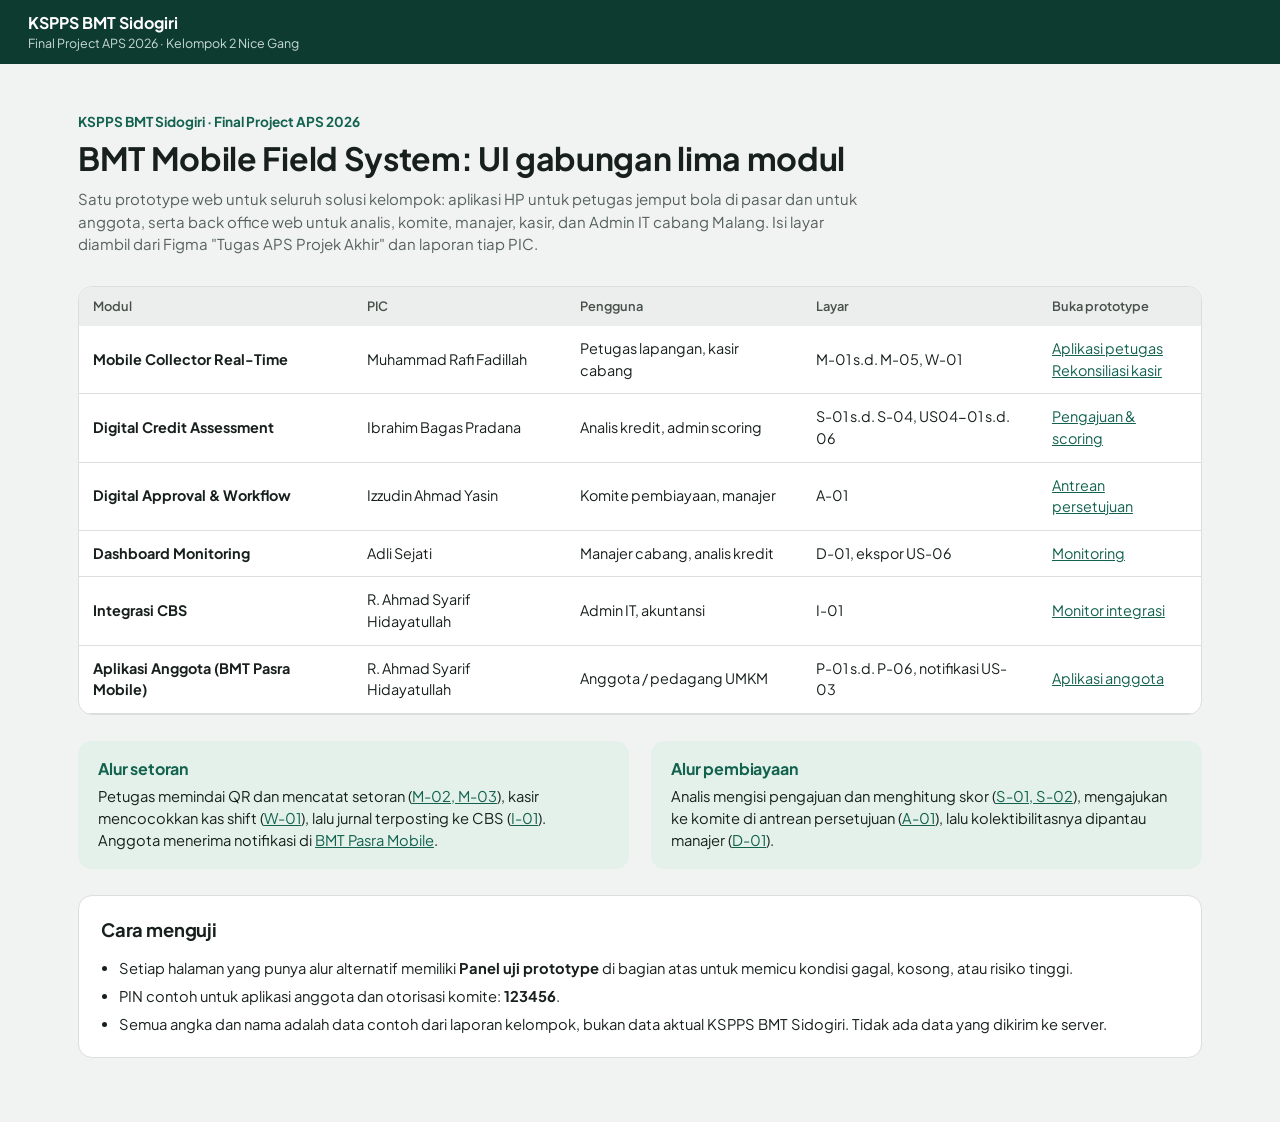
<file: index.html>
<!DOCTYPE html>
<html lang="id">
<head>
  <meta charset="utf-8">
  <meta name="viewport" content="width=device-width, initial-scale=1">
  <title>BMT Mobile Field System · UI gabungan lima modul · KSPPS BMT Sidogiri</title>
  <link rel="preconnect" href="https://fonts.googleapis.com">
  <link rel="preconnect" href="https://fonts.gstatic.com" crossorigin>
  <link href="https://fonts.googleapis.com/css2?family=Plus+Jakarta+Sans:wght@400;500;600;700;800&display=swap" rel="stylesheet">
  <link rel="stylesheet" href="css/style.css">
</head>
<body>
  <a class="skip-link" href="#main">Lewati ke konten</a>
  <header class="bo-header">
    <div class="bo-header-inner">
      <a class="bo-brand" href="index.html"><strong>KSPPS BMT Sidogiri</strong><span>Final Project APS 2026 · Kelompok 2 Nice Gang</span></a>
    </div>
  </header>

  <main class="index-main" id="main">
    <p class="eyebrow-text">KSPPS BMT Sidogiri · Final Project APS 2026</p>
    <h1>BMT Mobile Field System: UI gabungan lima modul</h1>
    <p class="lead">Satu prototype web untuk seluruh solusi kelompok: aplikasi HP untuk petugas jemput bola di pasar dan untuk anggota, serta back office web untuk analis, komite, manajer, kasir, dan Admin IT cabang Malang. Isi layar diambil dari Figma "Tugas APS Projek Akhir" dan laporan tiap PIC.</p>

    <div class="module-table">
      <div class="table-wrap">
        <table>
          <caption class="sr-only">Daftar modul dan halaman prototype</caption>
          <thead><tr><th>Modul</th><th>PIC</th><th>Pengguna</th><th>Layar</th><th>Buka prototype</th></tr></thead>
          <tbody>
            <tr><td><strong>Mobile Collector Real-Time</strong></td><td>Muhammad Rafi Fadillah</td><td>Petugas lapangan, kasir cabang</td><td>M-01 s.d. M-05, W-01</td>
              <td><a href="petugas.html">Aplikasi petugas</a><br><a href="rekonsiliasi.html">Rekonsiliasi kasir</a></td></tr>
            <tr><td><strong>Digital Credit Assessment</strong></td><td>Ibrahim Bagas Pradana</td><td>Analis kredit, admin scoring</td><td>S-01 s.d. S-04, US04-01 s.d. 06</td>
              <td><a href="pengajuan.html">Pengajuan &amp; scoring</a></td></tr>
            <tr><td><strong>Digital Approval &amp; Workflow</strong></td><td>Izzudin Ahmad Yasin</td><td>Komite pembiayaan, manajer</td><td>A-01</td>
              <td><a href="persetujuan.html">Antrean persetujuan</a></td></tr>
            <tr><td><strong>Dashboard Monitoring</strong></td><td>Adli Sejati</td><td>Manajer cabang, analis kredit</td><td>D-01, ekspor US-06</td>
              <td><a href="monitoring.html">Monitoring</a></td></tr>
            <tr><td><strong>Integrasi CBS</strong></td><td>R. Ahmad Syarif Hidayatullah</td><td>Admin IT, akuntansi</td><td>I-01</td>
              <td><a href="integrasi.html">Monitor integrasi</a></td></tr>
            <tr><td><strong>Aplikasi Anggota (BMT Pasra Mobile)</strong></td><td>R. Ahmad Syarif Hidayatullah</td><td>Anggota / pedagang UMKM</td><td>P-01 s.d. P-06, notifikasi US-03</td>
              <td><a href="anggota.html">Aplikasi anggota</a></td></tr>
          </tbody>
        </table>
      </div>
    </div>

    <div class="flows">
      <section class="flow">
        <h2>Alur setoran</h2>
        <p>Petugas memindai QR dan mencatat setoran (<a href="petugas.html">M-02, M-03</a>), kasir mencocokkan kas shift (<a href="rekonsiliasi.html">W-01</a>), lalu jurnal terposting ke CBS (<a href="integrasi.html">I-01</a>). Anggota menerima notifikasi di <a href="anggota.html">BMT Pasra Mobile</a>.</p>
      </section>
      <section class="flow">
        <h2>Alur pembiayaan</h2>
        <p>Analis mengisi pengajuan dan menghitung skor (<a href="pengajuan.html">S-01, S-02</a>), mengajukan ke komite di antrean persetujuan (<a href="persetujuan.html">A-01</a>), lalu kolektibilitasnya dipantau manajer (<a href="monitoring.html">D-01</a>).</p>
      </section>
    </div>

    <section class="card" style="margin-top:26px" aria-labelledby="cara">
      <h2 id="cara">Cara menguji</h2>
      <ul class="rules">
        <li>Setiap halaman yang punya alur alternatif memiliki <strong>Panel uji prototype</strong> di bagian atas untuk memicu kondisi gagal, kosong, atau risiko tinggi.</li>
        <li>PIN contoh untuk aplikasi anggota dan otorisasi komite: <strong>123456</strong>.</li>
        <li>Semua angka dan nama adalah data contoh dari laporan kelompok, bukan data aktual KSPPS BMT Sidogiri. Tidak ada data yang dikirim ke server.</li>
      </ul>
    </section>
  </main>
</body>
</html>
</file>
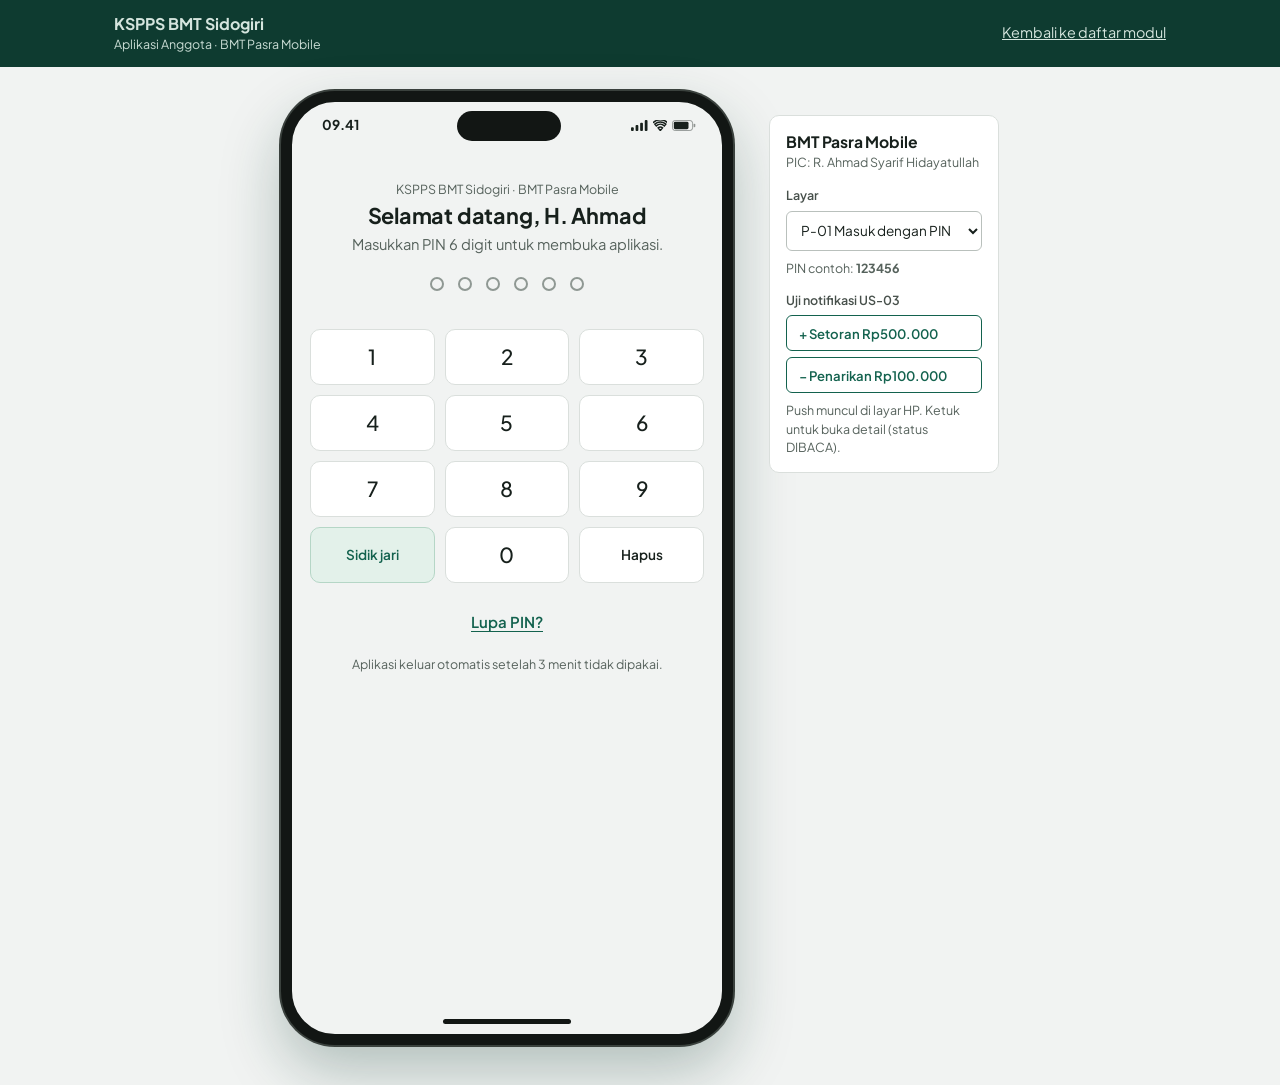
<file: anggota.html>
<!DOCTYPE html>
<html lang="id">
<head>
  <meta charset="utf-8">
  <meta name="viewport" content="width=device-width, initial-scale=1">
  <title>BMT Pasra Mobile · Aplikasi Anggota · BMT Sidogiri</title>
  <link rel="preconnect" href="https://fonts.googleapis.com">
  <link rel="preconnect" href="https://fonts.gstatic.com" crossorigin>
  <link href="https://fonts.googleapis.com/css2?family=Plus+Jakarta+Sans:wght@400;500;600;700;800&display=swap" rel="stylesheet">
  <link rel="stylesheet" href="css/style.css">
</head>
<body class="mobile-page">
  <a class="skip-link" href="#main">Lewati ke konten</a>
  <header class="mobile-top">
    <div class="mobile-top-inner">
      <a class="bo-brand" href="index.html"><strong>KSPPS BMT Sidogiri</strong><span>Aplikasi Anggota · BMT Pasra Mobile</span></a>
      <a href="index.html">Kembali ke daftar modul</a>
    </div>
  </header>

  <main class="mobile-stage" id="main">
    <h1 class="sr-only">Prototype aplikasi anggota BMT Pasra Mobile</h1>
    <div class="phone-wrap">
    <div class="phone" aria-label="Layar HP anggota">
      <div class="phone-status" aria-hidden="true">
        <span class="ps-time">09.41</span>
        <span class="ps-island"></span>
        <span class="ps-icons">
          <svg viewBox="0 0 18 12"><rect x="0" y="8" width="3" height="4" rx="1"/><rect x="5" y="5.5" width="3" height="6.5" rx="1"/><rect x="10" y="3" width="3" height="9" rx="1"/><rect x="15" y="0" width="3" height="12" rx="1"/></svg>
          <svg viewBox="0 0 16 12"><path d="M8 11.5l2.4-2.9a3.6 3.6 0 00-4.8 0zM3.6 6.4a6.6 6.6 0 018.8 0l1.6-1.9a9.1 9.1 0 00-12 0zM.4 2.6a11.6 11.6 0 0115.2 0" fill="none" stroke="currentColor" stroke-width="1.6" stroke-linecap="round"/></svg>
          <svg viewBox="0 0 26 12"><rect x=".5" y=".5" width="22" height="11" rx="3" fill="none" stroke="currentColor" opacity=".45"/><rect x="2" y="2" width="16" height="8" rx="1.6"/><rect x="23.6" y="4" width="1.8" height="4" rx=".9" opacity=".45"/></svg>
        </span>
      </div>
      <div id="pushSlot" aria-live="assertive"></div>

      <!-- P-01 PIN -->
      <section class="phone-screen" id="p01" aria-labelledby="p01t">
        <div style="text-align:center;padding-top:22px">
          <p class="m-note">KSPPS BMT Sidogiri · BMT Pasra Mobile</p>
          <h2 id="p01t" style="font-size:1.35rem;margin:4px 0">Selamat datang, H. Ahmad</h2>
          <p style="color:var(--muted);font-size:.92rem">Masukkan PIN 6 digit untuk membuka aplikasi.</p>
        </div>
        <div class="pin-dots" id="pinDots" aria-hidden="true"><i></i><i></i><i></i><i></i><i></i><i></i></div>
        <p class="sr-only" aria-live="polite" id="pinSr"></p>
        <p class="field-error" id="pinErr" role="alert" style="text-align:center;min-height:1.2em"></p>
        <div class="keypad" id="keypad">
          <button type="button" data-k="1">1</button><button type="button" data-k="2">2</button><button type="button" data-k="3">3</button>
          <button type="button" data-k="4">4</button><button type="button" data-k="5">5</button><button type="button" data-k="6">6</button>
          <button type="button" data-k="7">7</button><button type="button" data-k="8">8</button><button type="button" data-k="9">9</button>
          <button type="button" class="small bio" data-k="bio">Sidik jari</button><button type="button" data-k="0">0</button><button type="button" class="small" data-k="del" aria-label="Hapus satu digit">Hapus</button>
        </div>
        <button type="button" class="btn-link" id="btnForgot" style="margin:18px auto 0;min-height:44px">Lupa PIN?</button>
        <p class="m-note" style="text-align:center;margin-top:10px">Aplikasi keluar otomatis setelah 3 menit tidak dipakai.</p>
      </section>

      <!-- P-02 Beranda -->
      <section class="phone-screen" id="p02" hidden aria-labelledby="p02t">
        <div class="m-head"><div><h2 id="p02t">Halo, H. Ahmad</h2><p>ID anggota 04312 · Pasar Dinoyo</p></div>
          <button type="button" class="btn btn-primary" data-go="p06" style="min-height:40px;padding:0 12px;font-size:.85rem">QR saya</button></div>
        <div class="balance"><span>Saldo simpanan</span><strong id="saldoBig"></strong><small id="saldoUpd"></small></div>
        <div class="m-card"><div class="m-row" style="padding:0"><span>Sisa pembiayaan</span><span class="badge badge-green">Lancar</span></div><strong style="font-size:1.1rem" id="sisaBig"></strong></div>
        <button type="button" class="btn btn-secondary btn-block" data-go="p04">Ajukan pembiayaan</button>
        <div class="m-row" style="margin-top:14px;align-items:center"><h3>Transaksi terakhir</h3><button type="button" class="btn-link" data-go="p03" style="min-height:44px">Lihat semua</button></div>
        <div class="m-card" id="recentTx"></div>
      </section>

      <!-- P-03 Mutasi -->
      <section class="phone-screen" id="p03" hidden aria-labelledby="p03t">
        <div class="m-head"><div><h2 id="p03t">Mutasi rekening</h2><p>September 2026</p></div></div>
        <div class="chipbar" id="mutasiFilter" role="group" aria-label="Saring mutasi">
          <button type="button" aria-pressed="true" data-mf="">Semua</button>
          <button type="button" aria-pressed="false" data-mf="Simpanan">Simpanan</button>
          <button type="button" aria-pressed="false" data-mf="Pembiayaan">Pembiayaan</button>
        </div>
        <div class="m-card" style="background:var(--brand-100)"><div class="m-row" style="padding:0"><span style="color:var(--text)">Saldo simpanan akhir</span><strong id="saldoAkhir"></strong></div>
          <p class="m-note" id="mutasiSum"></p></div>
        <div class="m-card" id="mutasiList"></div>
        <p class="m-note">Data contoh ilustrasi dari laporan kelompok.</p>
      </section>

      <!-- P-04 Ajukan pembiayaan -->
      <section class="phone-screen" id="p04" hidden aria-labelledby="p04t">
        <div class="m-head"><div><h2 id="p04t">Ajukan pembiayaan</h2><p>Pengajuan diteruskan ke analis kredit cabang Anda.</p></div></div>
        <div class="m-card"><ol class="mini-track" id="ajuTrack"></ol></div>
        <form id="ajuForm" novalidate style="display:grid;gap:14px">
          <div class="field"><label for="aJumlah">Jumlah pembiayaan</label><input class="input" id="aJumlah" inputmode="numeric" placeholder="Rp 0"></div>
          <div class="field"><label for="aAkad">Akad</label>
            <select class="select" id="aAkad"><option value="">Pilih akad</option><option>Murabahah</option><option>Musyarakah</option><option>Mudharabah</option></select></div>
          <div class="field"><label for="aTujuan">Tujuan pembiayaan</label><input class="input" id="aTujuan" placeholder="Contoh: tambah stok dagangan"></div>
          <div class="field"><label class="check" for="aConsent"><input type="checkbox" id="aConsent"> Saya setuju data simpanan dan usaha saya dipakai untuk menilai kelayakan pembiayaan.</label></div>
          <button class="btn btn-primary btn-block" type="submit" id="aSubmit">Kirim pengajuan</button>
        </form>
      </section>

      <!-- P-05 Notifikasi -->
      <section class="phone-screen" id="p05" hidden aria-labelledby="p05t">
        <div class="m-head"><div><h2 id="p05t">Notifikasi</h2><p>Pemberitahuan setiap ada transaksi di rekening Anda.</p></div></div>
        <div class="chipbar" id="notifFilter" role="group" aria-label="Saring notifikasi">
          <button type="button" aria-pressed="true" data-nf="all">Semua</button>
          <button type="button" aria-pressed="false" data-nf="unread">Belum dibaca</button>
        </div>
        <div class="m-card" id="notifList" style="padding:4px 14px"></div>
        <p class="m-note">Notifikasi yang sama juga dikirim lewat WhatsApp atau SMS.</p>
      </section>

      <!-- Detail transaksi (S3 US-03) -->
      <section class="phone-screen" id="p05d" hidden aria-labelledby="p05dt">
        <div class="m-back"><button type="button" data-go="p05" aria-label="Kembali ke Notifikasi"><svg viewBox="0 0 24 24" aria-hidden="true"><path d="M15 5l-7 7 7 7"/></svg></button><h2 id="p05dt" style="font-size:1.2rem">Detail transaksi</h2></div>
        <div id="notifDetail"></div>
      </section>

      <!-- P-06 QR anggota -->
      <section class="phone-screen" id="p06" hidden aria-labelledby="p06t">
        <div class="m-back"><button type="button" data-go="p02" aria-label="Kembali ke Beranda"><svg viewBox="0 0 24 24" aria-hidden="true"><path d="M15 5l-7 7 7 7"/></svg></button><h2 id="p06t" style="font-size:1.2rem">QR anggota</h2></div>
        <div class="m-card" style="text-align:center;margin-top:8px">
          <svg class="qr" viewBox="0 0 21 21" role="img" aria-label="Penanda tempat QR anggota 04312, bukan kode QR asli" id="qrSvg"></svg>
          <p class="m-note">[QR contoh: kode asli dibuat sistem dari ID anggota]</p>
          <strong style="display:block;margin-top:10px">H. Ahmad</strong>
          <p class="m-note">ID anggota 04312 · Pasar Dinoyo</p>
          <span class="badge badge-green" style="margin-top:8px">Anggota aktif</span>
        </div>
        <div class="m-card" style="background:var(--brand-100)"><strong>Tunjukkan QR ini ke petugas lapangan saat setor.</strong>
          <p style="font-size:.85rem;margin-top:6px">QR ini sama dengan yang tercetak di kartu anggota, jadi tetap bisa dipindai walau HP petugas sedang offline.</p></div>
        <p class="m-note" style="text-align:center">Jangan bagikan foto QR ini ke orang lain. Kartu hilang? Laporkan ke kantor cabang.</p>
      </section>

      <nav class="tabbar" id="tabbar" hidden aria-label="Menu aplikasi anggota">
        <button type="button" data-tab="p02"><svg viewBox="0 0 24 24" aria-hidden="true"><path d="M4 11l8-7 8 7v9h-5v-6H9v6H4z"/></svg>Beranda</button>
        <button type="button" data-tab="p03"><svg viewBox="0 0 24 24" aria-hidden="true"><path d="M8 6h12M8 12h12M8 18h12M4 6h.01M4 12h.01M4 18h.01"/></svg>Mutasi</button>
        <button type="button" data-tab="p04"><svg viewBox="0 0 24 24" aria-hidden="true"><path d="M7 3h7l5 5v13H7z"/><path d="M14 3v5h5M13 12v6M10 15h6"/></svg>Ajukan</button>
        <button type="button" data-tab="p05"><svg viewBox="0 0 24 24" aria-hidden="true"><path d="M6 16V11a6 6 0 0112 0v5l2 2H4z"/><path d="M10 20a2 2 0 004 0"/></svg><span>Notifikasi <span class="tab-count" id="unreadCount"></span></span></button>
      </nav>
      <div class="home-bar" aria-hidden="true"><span></span></div>
    </div>
    </div>

    <aside class="side" aria-labelledby="sideTitle">
      <h2 id="sideTitle">BMT Pasra Mobile</h2>
      <p class="side-pic">PIC: R. Ahmad Syarif Hidayatullah</p>
      <label class="side-label" for="jumpSel">Layar</label>
      <select class="select side-select" id="jumpSel">
        <option value="p01">P-01 Masuk dengan PIN</option>
        <option value="p02">P-02 Beranda</option>
        <option value="p03">P-03 Mutasi rekening</option>
        <option value="p04">P-04 Ajukan pembiayaan</option>
        <option value="p05">P-05 Notifikasi</option>
        <option value="p05d" disabled>Detail transaksi (dari notifikasi)</option>
        <option value="p06">P-06 QR anggota</option>
      </select>
      <p class="side-hint">PIN contoh: <strong>123456</strong></p>
      <p class="side-label" style="margin-top:14px">Uji notifikasi US-03</p>
      <div class="side-actions">
        <button type="button" class="btn btn-secondary btn-sm" id="simIn">+ Setoran Rp500.000</button>
        <button type="button" class="btn btn-secondary btn-sm" id="simOut">− Penarikan Rp100.000</button>
      </div>
      <p class="side-hint">Push muncul di layar HP. Ketuk untuk buka detail (status DIBACA).</p>
    </aside>
  </main>

  <script src="js/app.js" defer></script>
  <script src="js/anggota.js" defer></script>
</body>
</html>
</file>
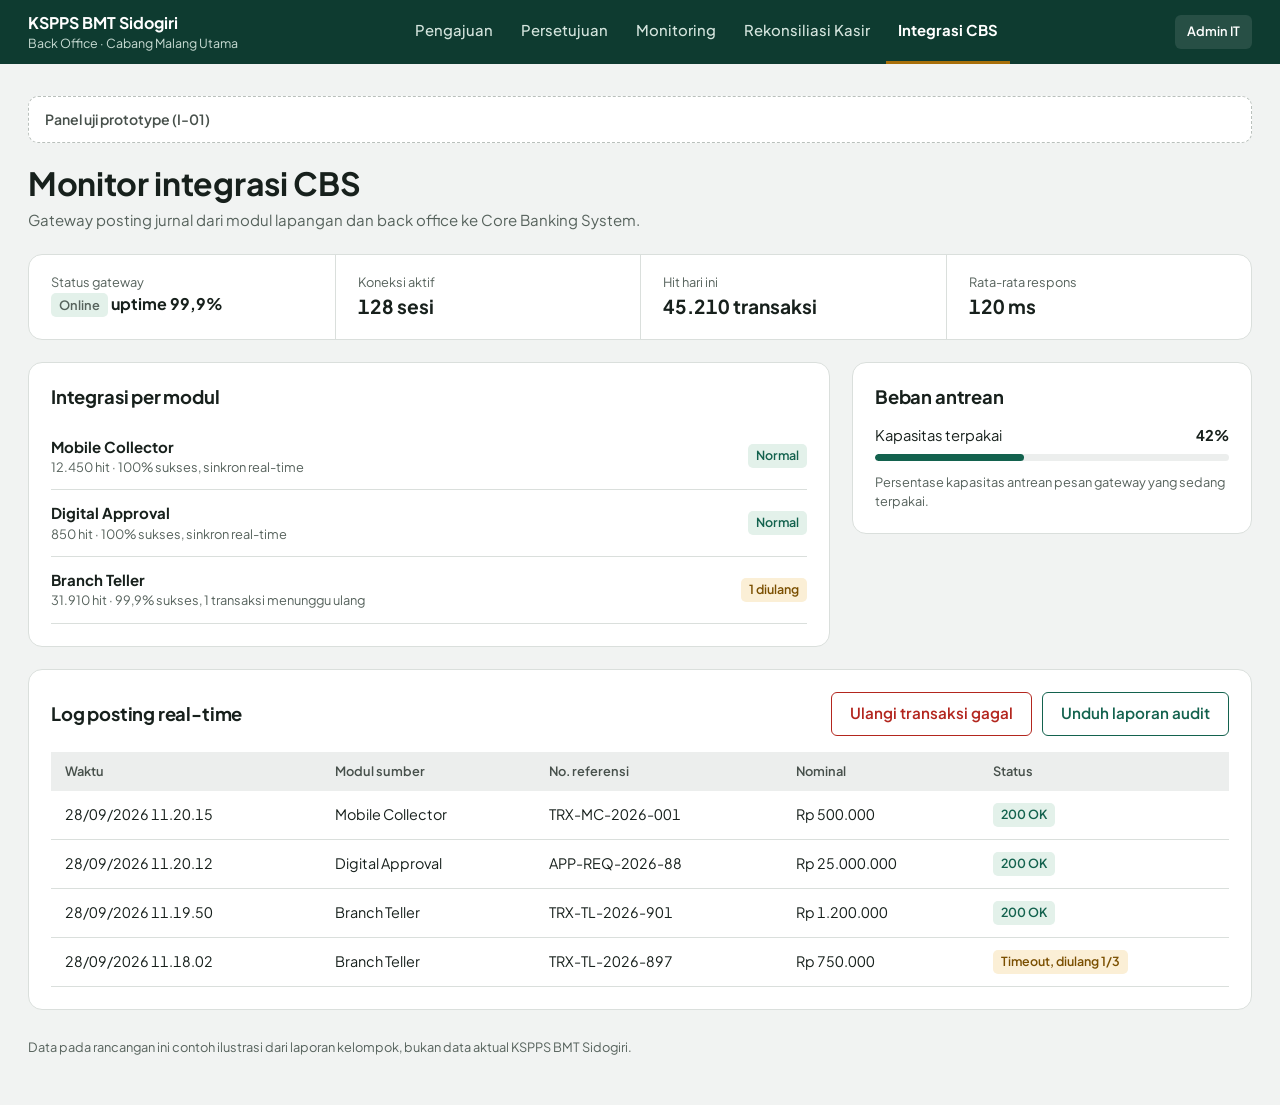
<file: integrasi.html>
<!DOCTYPE html>
<html lang="id">
<head>
  <meta charset="utf-8">
  <meta name="viewport" content="width=device-width, initial-scale=1">
  <title>Monitor Integrasi CBS · Back Office BMT Sidogiri</title>
  <link rel="preconnect" href="https://fonts.googleapis.com">
  <link rel="preconnect" href="https://fonts.gstatic.com" crossorigin>
  <link href="https://fonts.googleapis.com/css2?family=Plus+Jakarta+Sans:wght@400;500;600;700;800&display=swap" rel="stylesheet">
  <link rel="stylesheet" href="css/style.css">
</head>
<body>
  <a class="skip-link" href="#main">Lewati ke konten</a>
  <header class="bo-header">
    <div class="bo-header-inner">
      <a class="bo-brand" href="index.html"><strong>KSPPS BMT Sidogiri</strong><span>Back Office · Cabang Malang Utama</span></a>
      <nav class="bo-nav" aria-label="Modul back office">
        <ul>
          <li><a href="pengajuan.html">Pengajuan</a></li>
          <li><a href="persetujuan.html">Persetujuan</a></li>
          <li><a href="monitoring.html">Monitoring</a></li>
          <li><a href="rekonsiliasi.html">Rekonsiliasi Kasir</a></li>
          <li><a href="integrasi.html" aria-current="page">Integrasi CBS</a></li>
        </ul>
      </nav>
      <span class="bo-role"><span class="sr-only">Masuk sebagai: </span>Admin IT</span>
    </div>
  </header>

  <main class="bo-main" id="main">
    <details class="testbar">
      <summary>Panel uji prototype (I-01)</summary>
      <div class="testbar-body">
        <div class="field">
          <label for="simConn">Koneksi ke gateway CBS</label>
          <select class="select" id="simConn"><option value="ok">Normal</option><option value="down">Terputus (status gagal)</option></select>
        </div>
      </div>
    </details>

    <div class="page-head">
      <h1>Monitor integrasi CBS</h1>
      <p>Gateway posting jurnal dari modul lapangan dan back office ke Core Banking System.</p>
    </div>
    <div id="content"></div>
    <p class="footnote">Data pada rancangan ini contoh ilustrasi dari laporan kelompok, bukan data aktual KSPPS BMT Sidogiri.</p>
  </main>

  <script src="js/app.js" defer></script>
  <script src="js/integrasi.js" defer></script>
</body>
</html>
</file>
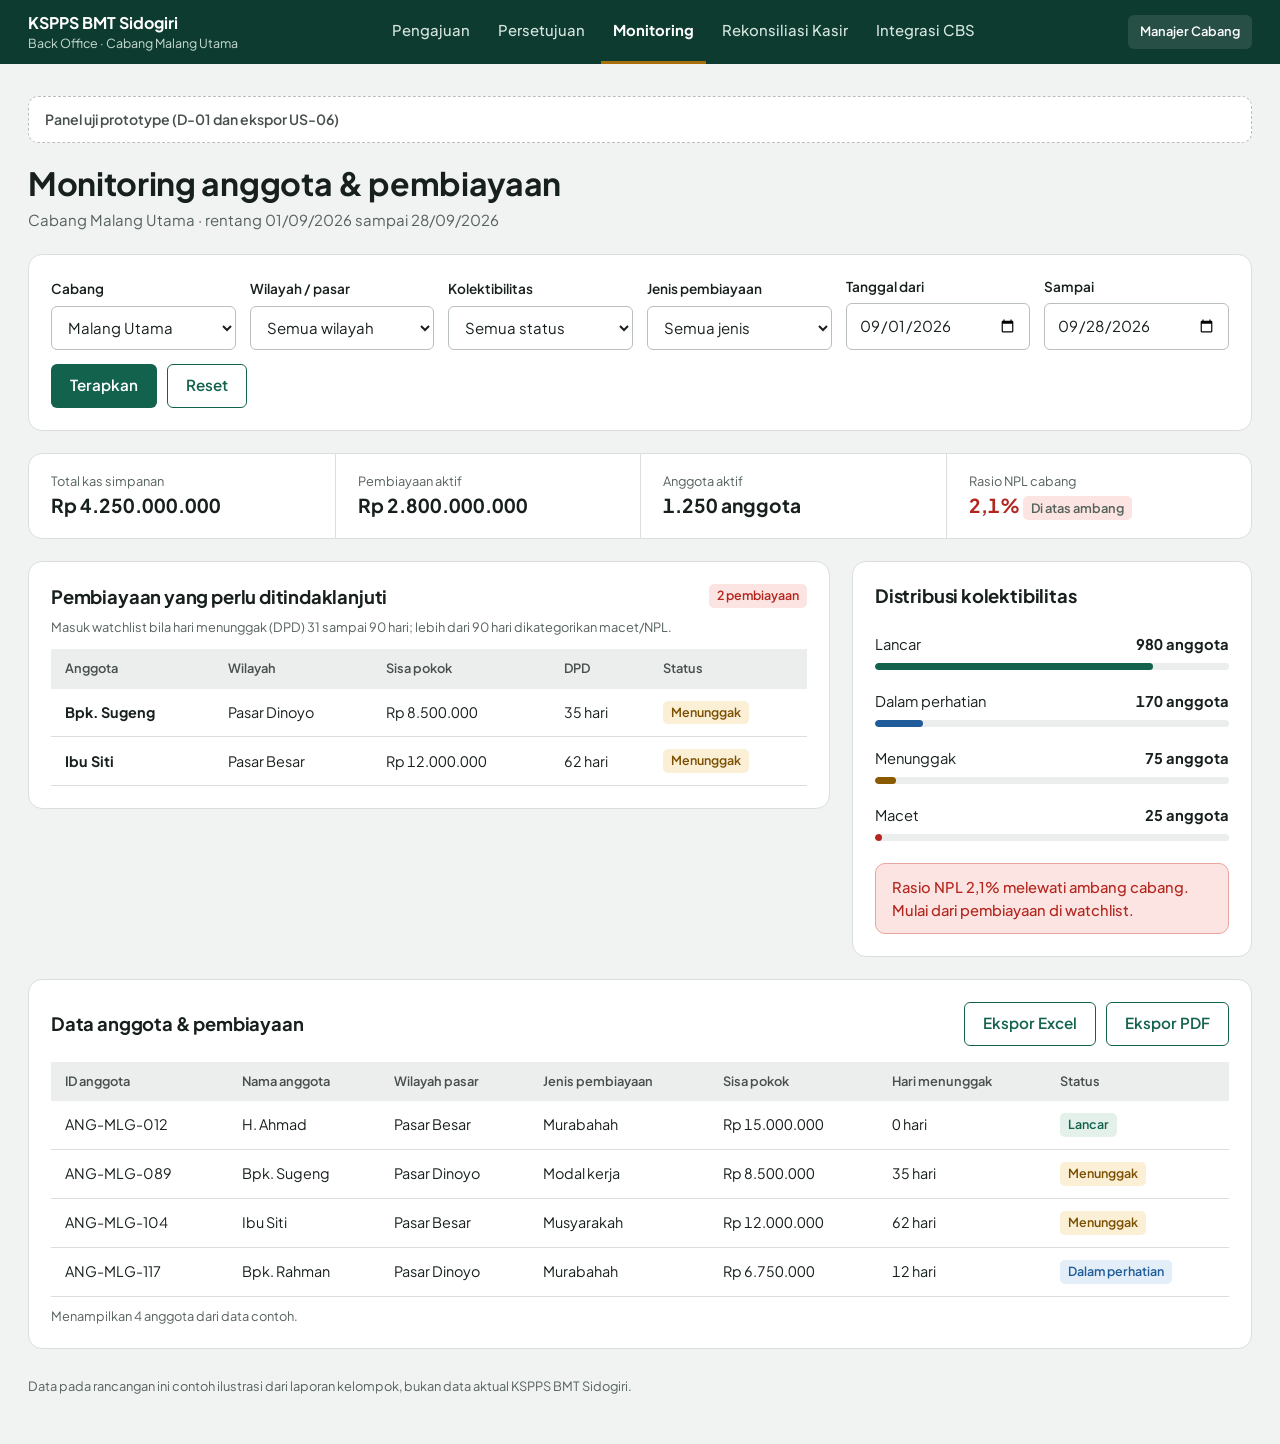
<file: monitoring.html>
<!DOCTYPE html>
<html lang="id">
<head>
  <meta charset="utf-8">
  <meta name="viewport" content="width=device-width, initial-scale=1">
  <title>Monitoring Anggota & Pembiayaan · Back Office BMT Sidogiri</title>
  <link rel="preconnect" href="https://fonts.googleapis.com">
  <link rel="preconnect" href="https://fonts.gstatic.com" crossorigin>
  <link href="https://fonts.googleapis.com/css2?family=Plus+Jakarta+Sans:wght@400;500;600;700;800&display=swap" rel="stylesheet">
  <link rel="stylesheet" href="css/style.css">
</head>
<body>
  <a class="skip-link" href="#main">Lewati ke konten</a>
  <header class="bo-header">
    <div class="bo-header-inner">
      <a class="bo-brand" href="index.html"><strong>KSPPS BMT Sidogiri</strong><span>Back Office · Cabang Malang Utama</span></a>
      <nav class="bo-nav" aria-label="Modul back office">
        <ul>
          <li><a href="pengajuan.html">Pengajuan</a></li>
          <li><a href="persetujuan.html">Persetujuan</a></li>
          <li><a href="monitoring.html" aria-current="page">Monitoring</a></li>
          <li><a href="rekonsiliasi.html">Rekonsiliasi Kasir</a></li>
          <li><a href="integrasi.html">Integrasi CBS</a></li>
        </ul>
      </nav>
      <span class="bo-role"><span class="sr-only">Masuk sebagai: </span>Manajer Cabang</span>
    </div>
  </header>

  <main class="bo-main" id="main">
    <details class="testbar">
      <summary>Panel uji prototype (D-01 dan ekspor US-06)</summary>
      <div class="testbar-body">
        <div class="field">
          <label for="simConn">Koneksi sistem inti BMT</label>
          <select class="select" id="simConn"><option value="ok">Normal</option><option value="down">Terputus (status gagal)</option></select>
        </div>
        <div class="field">
          <label for="simExport">Pembuatan file ekspor</label>
          <select class="select" id="simExport"><option value="ok">Berhasil</option><option value="fail">Gagal 3 kali (status GAGAL)</option></select>
        </div>
      </div>
    </details>

    <div class="page-head">
      <h1>Monitoring anggota &amp; pembiayaan</h1>
      <p id="rangeText">Cabang Malang Utama · rentang 01/09/2026 sampai 28/09/2026</p>
    </div>

    <form class="card" id="filterForm" style="margin-bottom:22px" novalidate>
      <div class="filters">
        <div class="field"><label for="fCabang">Cabang</label>
          <select class="select" id="fCabang"><option>Malang Utama</option></select></div>
        <div class="field"><label for="fWilayah">Wilayah / pasar</label>
          <select class="select" id="fWilayah"><option value="">Semua wilayah</option><option>Pasar Besar</option><option>Pasar Dinoyo</option></select></div>
        <div class="field"><label for="fKolek">Kolektibilitas</label>
          <select class="select" id="fKolek"><option value="">Semua status</option><option>Lancar</option><option>Dalam perhatian</option><option>Menunggak</option></select></div>
        <div class="field"><label for="fJenis">Jenis pembiayaan</label>
          <select class="select" id="fJenis"><option value="">Semua jenis</option><option>Murabahah</option><option>Modal kerja</option><option>Musyarakah</option></select></div>
        <div class="field"><label for="fFrom">Tanggal dari</label><input class="input" type="date" id="fFrom" value="2026-09-01"></div>
        <div class="field"><label for="fTo">Sampai</label><input class="input" type="date" id="fTo" value="2026-09-28"></div>
        <div class="filter-actions">
          <button class="btn btn-primary" type="submit">Terapkan</button>
          <button class="btn btn-secondary" type="button" id="btnReset">Reset</button>
        </div>
      </div>
      <span class="field-error" id="dateErr" role="alert"></span>
    </form>

    <div id="content"></div>

    <section class="card" style="margin-top:22px" aria-labelledby="exportTitle" id="exportCard" hidden>
      <div class="card-head"><h2 id="exportTitle">Status laporan ekspor</h2></div>
      <div id="jobs"></div>
    </section>

    <p class="footnote">Data pada rancangan ini contoh ilustrasi dari laporan kelompok, bukan data aktual KSPPS BMT Sidogiri.</p>
  </main>

  <script src="js/app.js" defer></script>
  <script src="js/monitoring.js" defer></script>
</body>
</html>
</file>
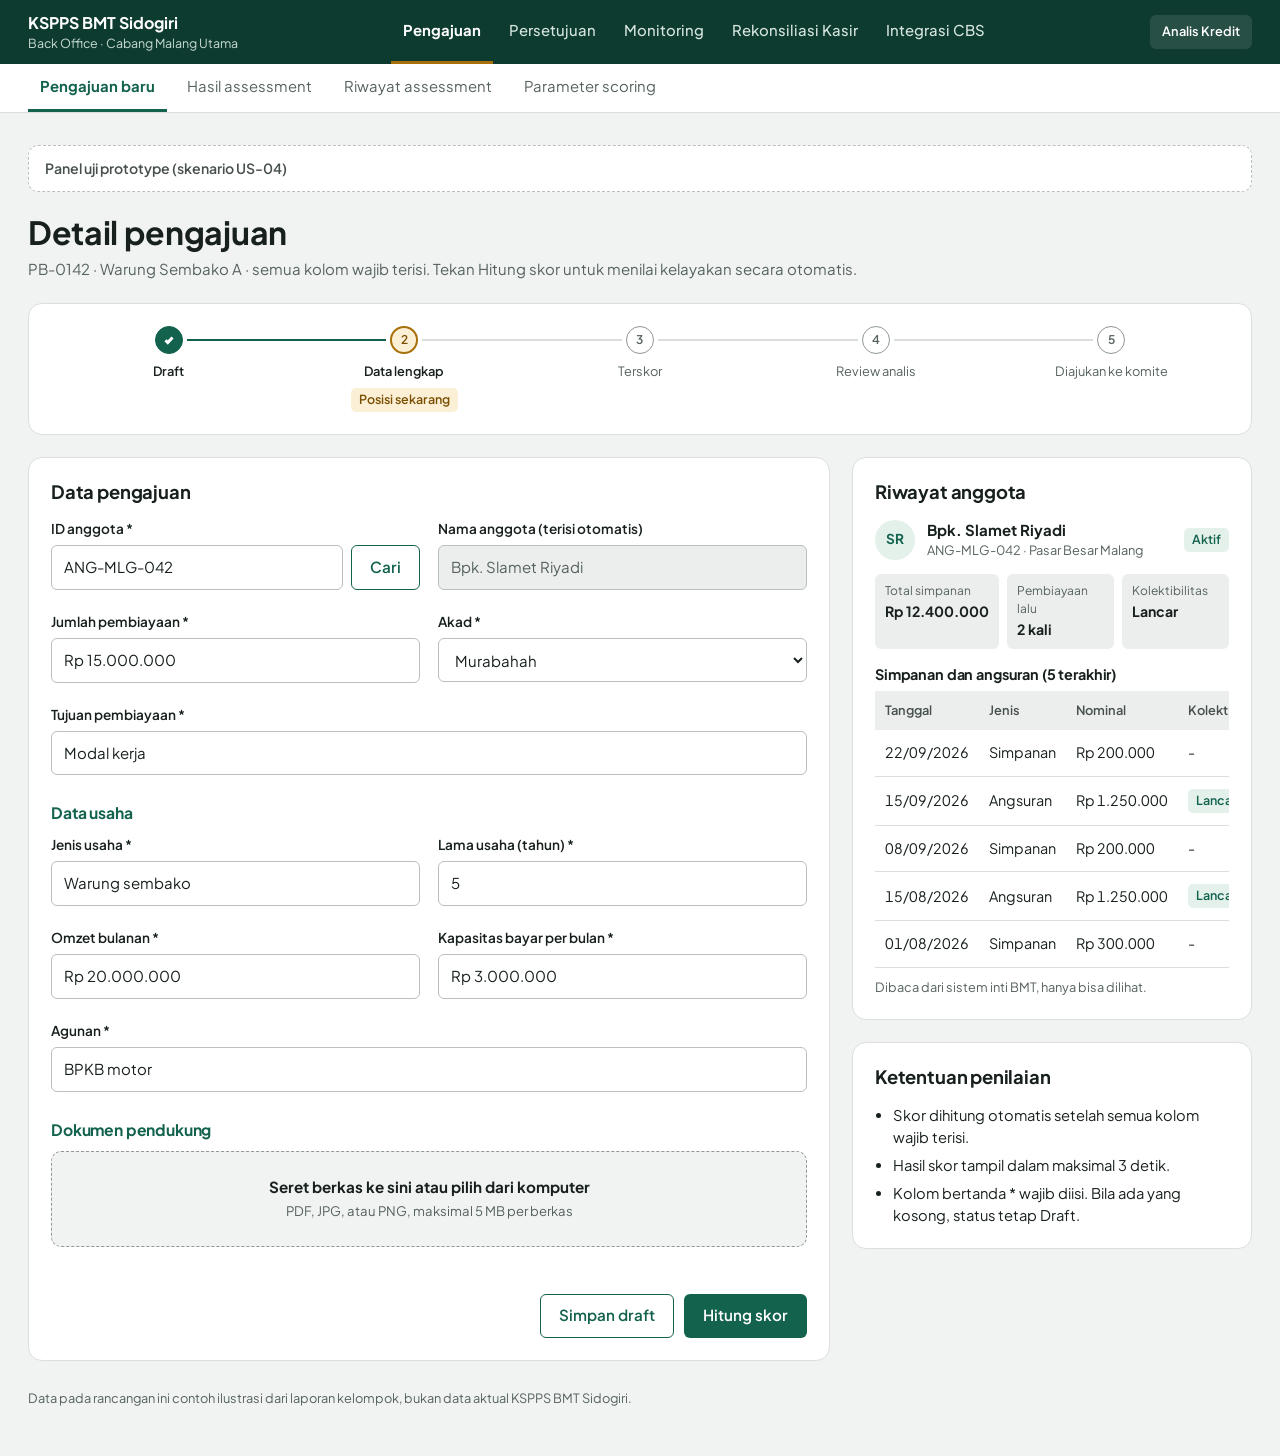
<file: pengajuan.html>
<!DOCTYPE html>
<html lang="id">
<head>
  <meta charset="utf-8">
  <meta name="viewport" content="width=device-width, initial-scale=1">
  <title>Pengajuan & Credit Scoring · Back Office BMT Sidogiri</title>
  <link rel="preconnect" href="https://fonts.googleapis.com">
  <link rel="preconnect" href="https://fonts.gstatic.com" crossorigin>
  <link href="https://fonts.googleapis.com/css2?family=Plus+Jakarta+Sans:wght@400;500;600;700;800&display=swap" rel="stylesheet">
  <link rel="stylesheet" href="css/style.css">
</head>
<body>
  <a class="skip-link" href="#main">Lewati ke konten</a>

  <header class="bo-header">
    <div class="bo-header-inner">
      <a class="bo-brand" href="index.html"><strong>KSPPS BMT Sidogiri</strong><span>Back Office · Cabang Malang Utama</span></a>
      <nav class="bo-nav" aria-label="Modul back office">
        <ul>
          <li><a href="pengajuan.html" aria-current="page">Pengajuan</a></li>
          <li><a href="persetujuan.html">Persetujuan</a></li>
          <li><a href="monitoring.html">Monitoring</a></li>
          <li><a href="rekonsiliasi.html">Rekonsiliasi Kasir</a></li>
          <li><a href="integrasi.html">Integrasi CBS</a></li>
        </ul>
      </nav>
      <span class="bo-role" id="roleChip"><span class="sr-only">Masuk sebagai: </span>Analis Kredit</span>
    </div>
  </header>

  <div class="subnav">
    <div class="subnav-inner" role="tablist" aria-label="Menu pengajuan" id="subTabs">
      <button role="tab" id="tab-baru" aria-controls="panel-baru" data-hash="baru">Pengajuan baru</button>
      <button role="tab" id="tab-hasil" aria-controls="panel-hasil" data-hash="hasil">Hasil assessment</button>
      <button role="tab" id="tab-riwayat" aria-controls="panel-riwayat" data-hash="riwayat">Riwayat assessment</button>
      <button role="tab" id="tab-parameter" aria-controls="panel-parameter" data-hash="parameter">Parameter scoring</button>
    </div>
  </div>

  <main class="bo-main" id="main">
    <details class="testbar">
      <summary>Panel uji prototype (skenario US-04)</summary>
      <div class="testbar-body">
        <div class="field">
          <label for="simCase">Data contoh pengajuan</label>
          <select class="select" id="simCase">
            <option value="PB-0142">PB-0142 · Warung Sembako A (alur utama, risiko sedang)</option>
            <option value="PB-0157">PB-0157 · Toko Kelontong B (alt 6a, risiko tinggi)</option>
          </select>
        </div>
        <div class="field">
          <label class="check" for="simCbsDown"><input type="checkbox" id="simCbsDown"> Alt 3a: Sistem Inti BMT tidak merespons</label>
        </div>
        <p class="field-hint">Alt 2a: kosongkan kolom wajib lalu tekan Hitung skor.</p>
      </div>
    </details>

    <!-- ================= Pengajuan baru (S-01 / US04-01, 02, 04, 05) ================= -->
    <section id="panel-baru" role="tabpanel" aria-labelledby="tab-baru">
      <div class="page-head">
        <h1 id="formTitle">Pengajuan pembiayaan baru</h1>
        <p id="formSub">Isi data pengajuan dan usaha anggota, lalu hitung skor kelayakan secara otomatis.</p>
      </div>

      <div class="card" style="margin-bottom:22px">
        <h2 class="sr-only">Jalur status pengajuan</h2>
        <ol class="track" id="formTrack"></ol>
      </div>

      <div id="formAlert" class="notice notice-red" role="alert" hidden style="margin-bottom:22px"></div>

      <div class="layout-2">
        <form class="card" id="appForm" novalidate>
          <h2>Data pengajuan</h2>
          <div class="form-grid">
            <div class="field">
              <label for="fId">ID anggota *</label>
              <div class="input-row">
                <input class="input" id="fId" name="id" autocomplete="off" required>
                <button type="button" class="btn btn-secondary" id="btnCari">Cari</button>
              </div>
            </div>
            <div class="field">
              <label for="fNama">Nama anggota (terisi otomatis)</label>
              <input class="input" id="fNama" readonly>
            </div>
            <div class="field">
              <label for="fJumlah">Jumlah pembiayaan *</label>
              <input class="input" id="fJumlah" inputmode="numeric" required data-rupiah data-label="Jumlah pembiayaan">
            </div>
            <div class="field">
              <label for="fAkad">Akad *</label>
              <select class="select" id="fAkad" required data-label="Akad">
                <option value="">Pilih akad</option>
                <option>Murabahah</option>
                <option>Musyarakah</option>
                <option>Mudharabah</option>
                <option>Ijarah</option>
              </select>
            </div>
            <div class="field full">
              <label for="fTujuan">Tujuan pembiayaan *</label>
              <input class="input" id="fTujuan" required data-label="Tujuan pembiayaan">
            </div>

            <h3 class="form-section">Data usaha</h3>
            <div class="field">
              <label for="fJenis">Jenis usaha *</label>
              <input class="input" id="fJenis" required data-label="Jenis usaha">
            </div>
            <div class="field">
              <label for="fLama">Lama usaha (tahun) *</label>
              <input class="input" id="fLama" type="number" min="0" inputmode="numeric" required data-label="Lama usaha">
            </div>
            <div class="field">
              <label for="fOmzet">Omzet bulanan *</label>
              <input class="input" id="fOmzet" inputmode="numeric" required data-rupiah data-label="Omzet bulanan">
            </div>
            <div class="field">
              <label for="fKapasitas">Kapasitas bayar per bulan *</label>
              <input class="input" id="fKapasitas" inputmode="numeric" required data-rupiah data-label="Kapasitas bayar">
            </div>
            <div class="field full">
              <label for="fAgunan">Agunan *</label>
              <input class="input" id="fAgunan" required data-label="Agunan">
            </div>

            <h3 class="form-section">Dokumen pendukung</h3>
            <div class="full">
              <label class="dropzone" for="fFiles" id="dropzone">
                <strong>Seret berkas ke sini atau pilih dari komputer</strong>
                <span>PDF, JPG, atau PNG, maksimal 5 MB per berkas</span>
              </label>
              <input type="file" id="fFiles" class="sr-only" multiple accept=".pdf,.jpg,.jpeg,.png">
              <span class="field-error" id="fileErr"></span>
              <ul class="chips" id="fileChips" aria-label="Berkas terunggah" style="list-style:none;padding:0"></ul>
            </div>
          </div>
          <div class="actions">
            <button type="button" class="btn btn-secondary" id="btnDraft">Simpan draft</button>
            <button type="submit" class="btn btn-primary" id="btnHitung">Hitung skor</button>
          </div>
        </form>

        <div class="stack">
          <section class="card" aria-labelledby="riwayatTitle">
            <h2 id="riwayatTitle">Riwayat anggota</h2>
            <div id="memberBox"></div>
          </section>
          <section class="card">
            <h2>Ketentuan penilaian</h2>
            <ul class="rules">
              <li>Skor dihitung otomatis setelah semua kolom wajib terisi.</li>
              <li>Hasil skor tampil dalam maksimal 3 detik.</li>
              <li>Kolom bertanda * wajib diisi. Bila ada yang kosong, status tetap Draft.</li>
            </ul>
          </section>
        </div>
      </div>
      <p class="footnote">Data pada rancangan ini contoh ilustrasi dari laporan kelompok, bukan data aktual KSPPS BMT Sidogiri.</p>
    </section>

    <!-- ================= Hasil assessment (S-02 / US04-03, 06) ================= -->
    <section id="panel-hasil" role="tabpanel" aria-labelledby="tab-hasil" hidden>
      <div class="page-head">
        <h1>Hasil assessment</h1>
        <p id="hasilSub">Belum ada pengajuan yang dinilai.</p>
      </div>
      <div id="hasilBody"></div>
      <p class="footnote">Data pada rancangan ini contoh ilustrasi dari laporan kelompok, bukan data aktual KSPPS BMT Sidogiri.</p>
    </section>

    <!-- ================= Riwayat assessment (S-03) ================= -->
    <section id="panel-riwayat" role="tabpanel" aria-labelledby="tab-riwayat" hidden>
      <div class="page-head">
        <h1>Riwayat assessment</h1>
        <p>Telusuri hasil assessment berdasarkan tanggal, kategori risiko, dan status.</p>
      </div>
      <form class="card" id="histFilter" style="margin-bottom:22px">
        <div class="filters">
          <div class="field"><label for="hFrom">Tanggal dari</label><input class="input" type="date" id="hFrom" value="2026-09-01"></div>
          <div class="field"><label for="hTo">Sampai</label><input class="input" type="date" id="hTo" value="2026-09-29"></div>
          <div class="field"><label for="hKat">Kategori risiko</label>
            <select class="select" id="hKat"><option value="">Semua kategori</option><option>Rendah</option><option>Sedang</option><option>Tinggi</option></select></div>
          <div class="field"><label for="hStatus">Status</label>
            <select class="select" id="hStatus"><option value="">Semua status</option><option>Review analis</option><option>Survei lanjutan</option><option>Diajukan ke komite</option></select></div>
          <div class="filter-actions">
            <button class="btn btn-primary" type="submit">Terapkan filter</button>
            <button class="btn btn-secondary" type="button" id="hReset">Reset</button>
          </div>
        </div>
        <span class="field-error" id="hErr" role="alert"></span>
      </form>
      <div class="card" style="padding:0;overflow:hidden">
        <div id="histBody"></div>
      </div>
      <p class="footnote">Data pada rancangan ini contoh ilustrasi dari laporan kelompok, bukan data aktual KSPPS BMT Sidogiri.</p>
    </section>

    <!-- ================= Parameter scoring (S-04) ================= -->
    <section id="panel-parameter" role="tabpanel" aria-labelledby="tab-parameter" hidden>
      <div class="page-head">
        <h1>Kelola parameter scoring</h1>
        <p>Hanya untuk peran Admin Scoring. Setiap perubahan bobot membuat versi baru dan tercatat di Audit_Log.</p>
      </div>
      <div class="layout-2">
        <form class="card" id="weightForm">
          <div class="card-head"><h2>Bobot parameter <span class="badge badge-green" id="activeVerBadge">Versi aktif v3</span></h2></div>
          <div id="weightRows"></div>
          <div class="list-row" style="border:0">
            <strong>Total bobot</strong>
            <span><strong id="weightTotal" style="font-size:1.2rem">100%</strong> <span class="badge badge-green" id="weightValid">Valid</span></span>
          </div>
          <p class="notice notice-amber">Total bobot harus tepat 100%. Hasil assessment lama tetap memakai versi bobot sebelumnya.</p>
          <div class="actions">
            <button type="button" class="btn btn-secondary" id="wCancel">Batal</button>
            <button type="submit" class="btn btn-primary" id="wSave" disabled>Simpan sebagai versi baru</button>
          </div>
        </form>
        <section class="card" aria-labelledby="verTitle">
          <h2 id="verTitle">Riwayat versi bobot</h2>
          <div id="versionList"></div>
        </section>
      </div>
      <p class="footnote">Data pada rancangan ini contoh ilustrasi dari laporan kelompok, bukan data aktual KSPPS BMT Sidogiri.</p>
    </section>
  </main>

  <!-- Dialog proses hitung skor (US04-02) -->
  <dialog class="modal" id="scoreDialog" aria-labelledby="scoreDlgTitle">
    <div class="spinner" aria-hidden="true"></div>
    <h2 id="scoreDlgTitle" style="margin-top:14px">Menghitung skor kelayakan…</h2>
    <p class="field-hint" id="scoreDlgSub"></p>
    <ul class="steps-list" id="scoreSteps" aria-live="polite"></ul>
    <div class="modal-actions">
      <button type="button" class="btn btn-secondary" id="scoreCancel">Batalkan</button>
    </div>
  </dialog>

  <script src="js/app.js" defer></script>
  <script src="js/pengajuan.js" defer></script>
</body>
</html>
</file>
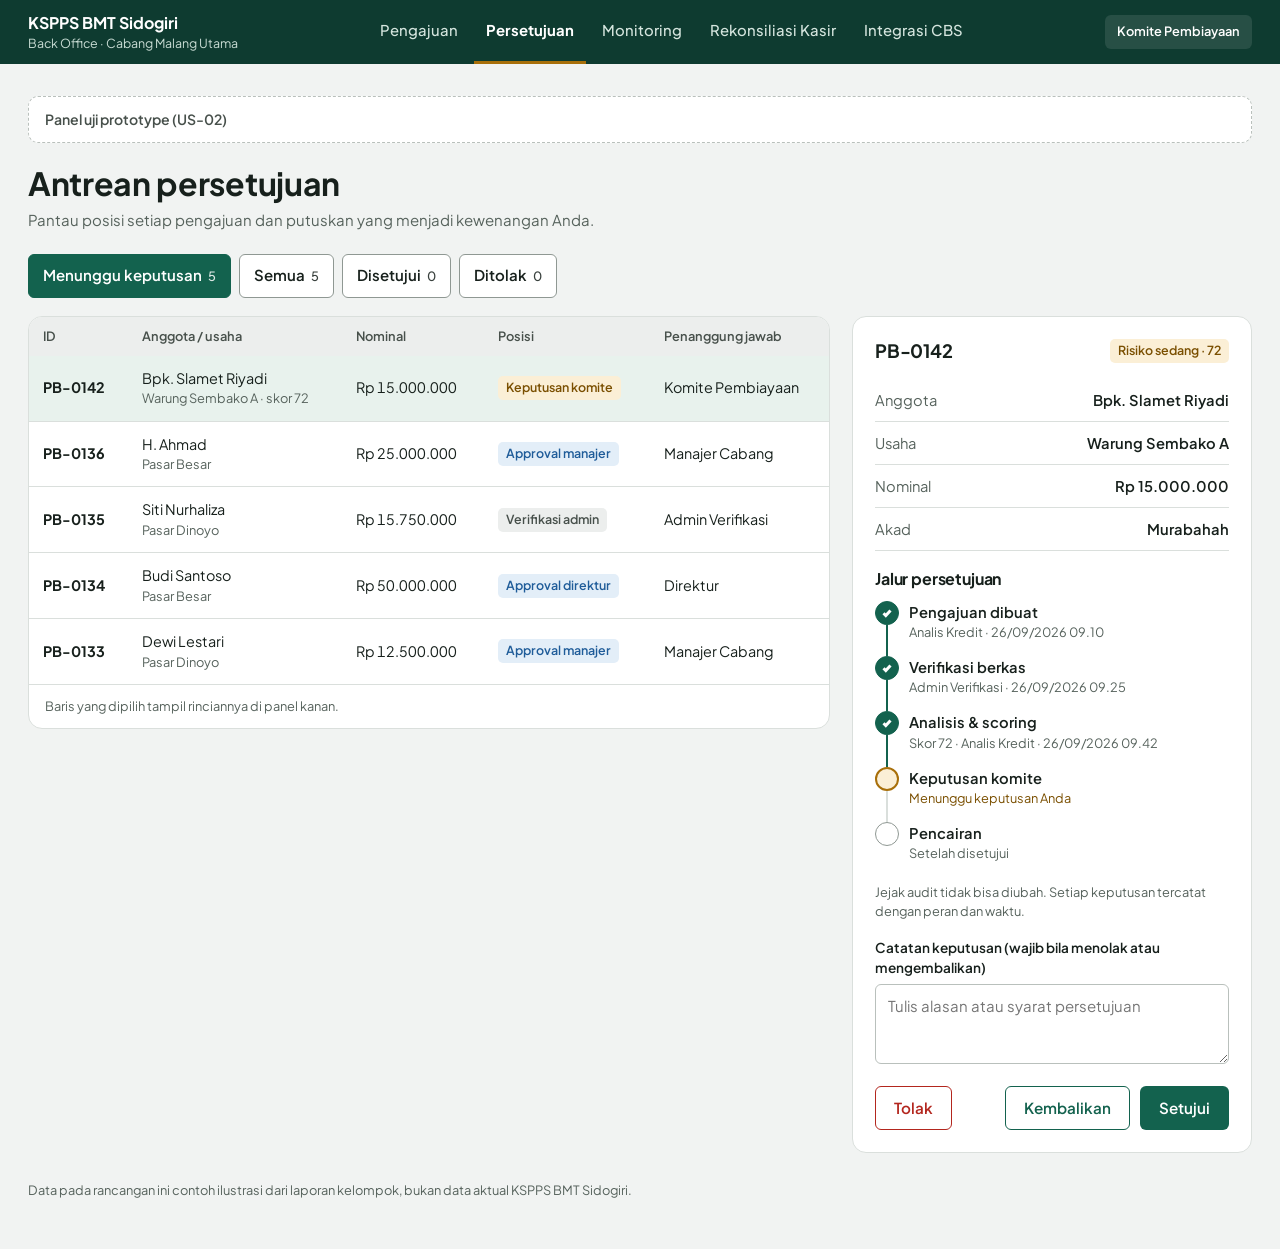
<file: persetujuan.html>
<!DOCTYPE html>
<html lang="id">
<head>
  <meta charset="utf-8">
  <meta name="viewport" content="width=device-width, initial-scale=1">
  <title>Antrean Persetujuan · Back Office BMT Sidogiri</title>
  <link rel="preconnect" href="https://fonts.googleapis.com">
  <link rel="preconnect" href="https://fonts.gstatic.com" crossorigin>
  <link href="https://fonts.googleapis.com/css2?family=Plus+Jakarta+Sans:wght@400;500;600;700;800&display=swap" rel="stylesheet">
  <link rel="stylesheet" href="css/style.css">
</head>
<body>
  <a class="skip-link" href="#main">Lewati ke konten</a>
  <header class="bo-header">
    <div class="bo-header-inner">
      <a class="bo-brand" href="index.html"><strong>KSPPS BMT Sidogiri</strong><span>Back Office · Cabang Malang Utama</span></a>
      <nav class="bo-nav" aria-label="Modul back office">
        <ul>
          <li><a href="pengajuan.html">Pengajuan</a></li>
          <li><a href="persetujuan.html" aria-current="page">Persetujuan</a></li>
          <li><a href="monitoring.html">Monitoring</a></li>
          <li><a href="rekonsiliasi.html">Rekonsiliasi Kasir</a></li>
          <li><a href="integrasi.html">Integrasi CBS</a></li>
        </ul>
      </nav>
      <span class="bo-role"><span class="sr-only">Masuk sebagai: </span>Komite Pembiayaan</span>
    </div>
  </header>

  <main class="bo-main" id="main">
    <details class="testbar">
      <summary>Panel uji prototype (US-02)</summary>
      <div class="testbar-body">
        <p class="field-hint">PIN otorisasi contoh untuk uji: <strong>123456</strong>. Tiga kali PIN salah memblokir aksi persetujuan sementara (alt A4). Catatan wajib diisi untuk Tolak dan Kembalikan (alt A3).</p>
      </div>
    </details>

    <div class="page-head">
      <h1>Antrean persetujuan</h1>
      <p>Pantau posisi setiap pengajuan dan putuskan yang menjadi kewenangan Anda.</p>
    </div>

    <div class="seg" id="filterSeg" role="group" aria-label="Saring status"></div>

    <div class="layout-2">
      <section class="card" style="padding:0;overflow:hidden" aria-label="Daftar pengajuan">
        <div id="queue"></div>
      </section>
      <section class="card" id="detail" aria-live="polite"></section>
    </div>
    <p class="footnote">Data pada rancangan ini contoh ilustrasi dari laporan kelompok, bukan data aktual KSPPS BMT Sidogiri.</p>
  </main>

  <dialog class="modal" id="pinDialog" aria-labelledby="pinTitle">
    <form method="dialog" id="pinForm" novalidate>
      <h2 id="pinTitle">Masukkan PIN otorisasi</h2>
      <p class="field-hint" id="pinSub"></p>
      <div class="field" style="margin-top:14px">
        <label for="pinInput">PIN 6 digit</label>
        <input class="input" id="pinInput" type="password" inputmode="numeric" maxlength="6" autocomplete="off">
        <span class="field-error" id="pinErr" role="alert"></span>
      </div>
      <div class="modal-actions">
        <button type="button" class="btn btn-secondary" id="pinCancel">Batal</button>
        <button type="submit" class="btn btn-primary" id="pinOk">Konfirmasi</button>
      </div>
    </form>
  </dialog>

  <script src="js/app.js" defer></script>
  <script src="js/persetujuan.js" defer></script>
</body>
</html>
</file>
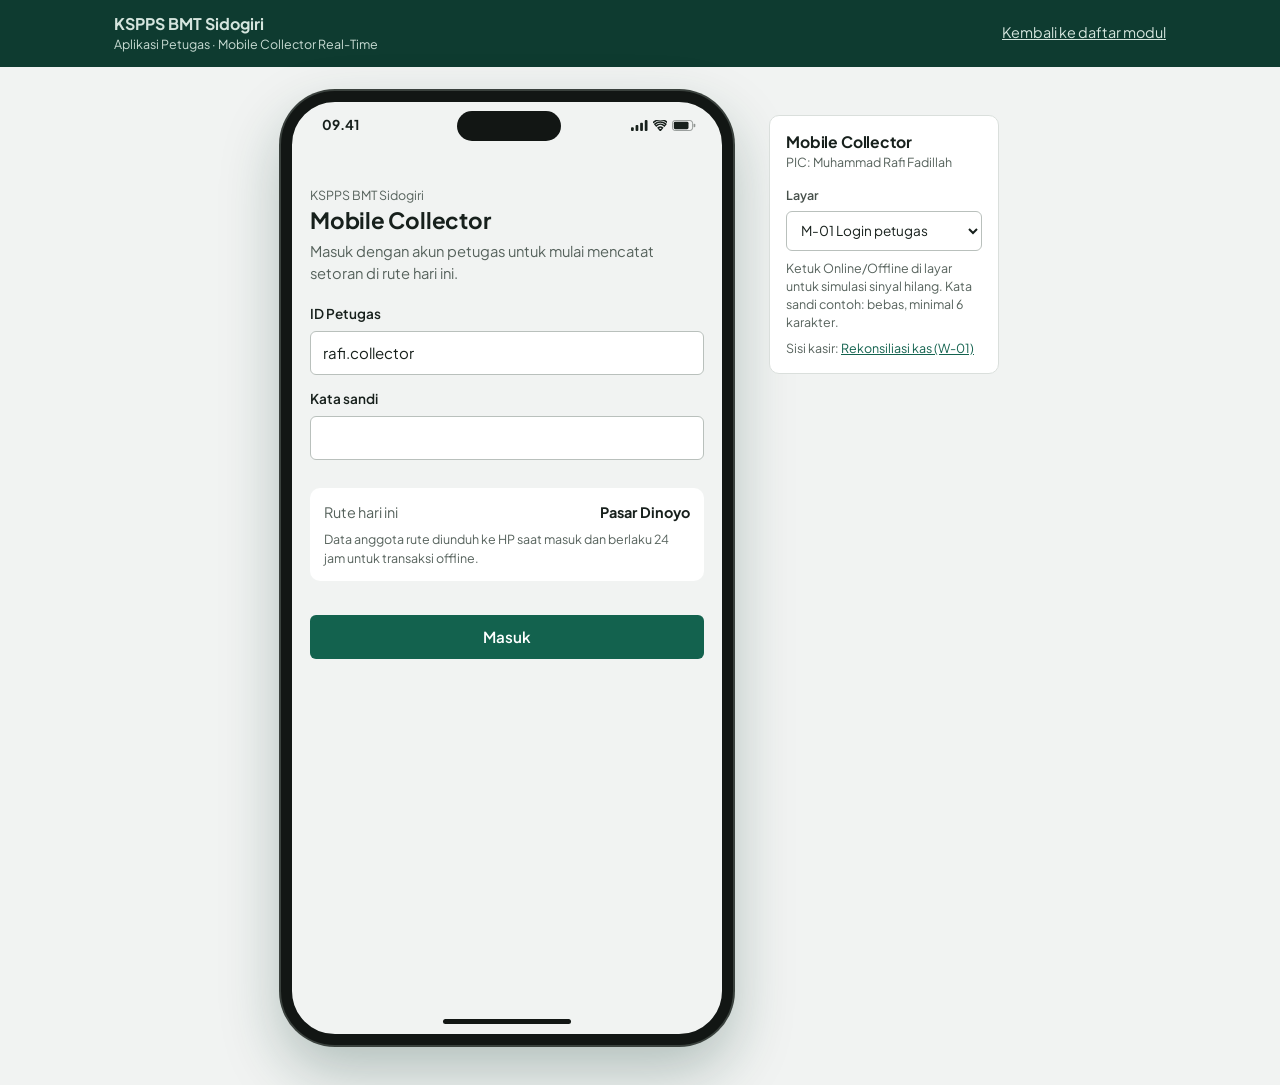
<file: petugas.html>
<!DOCTYPE html>
<html lang="id">
<head>
  <meta charset="utf-8">
  <meta name="viewport" content="width=device-width, initial-scale=1">
  <title>Aplikasi Petugas · Mobile Collector · BMT Sidogiri</title>
  <link rel="preconnect" href="https://fonts.googleapis.com">
  <link rel="preconnect" href="https://fonts.gstatic.com" crossorigin>
  <link href="https://fonts.googleapis.com/css2?family=Plus+Jakarta+Sans:wght@400;500;600;700;800&display=swap" rel="stylesheet">
  <link rel="stylesheet" href="css/style.css">
</head>
<body class="mobile-page">
  <a class="skip-link" href="#main">Lewati ke konten</a>
  <header class="mobile-top">
    <div class="mobile-top-inner">
      <a class="bo-brand" href="index.html"><strong>KSPPS BMT Sidogiri</strong><span>Aplikasi Petugas · Mobile Collector Real-Time</span></a>
      <a href="index.html">Kembali ke daftar modul</a>
    </div>
  </header>

  <main class="mobile-stage" id="main">
    <h1 class="sr-only">Prototype aplikasi petugas lapangan</h1>
    <div class="phone-wrap">
    <div class="phone" aria-label="Layar HP petugas">
      <div class="phone-status" aria-hidden="true">
        <span class="ps-time">09.41</span>
        <span class="ps-island"></span>
        <span class="ps-icons">
          <svg viewBox="0 0 18 12"><rect x="0" y="8" width="3" height="4" rx="1"/><rect x="5" y="5.5" width="3" height="6.5" rx="1"/><rect x="10" y="3" width="3" height="9" rx="1"/><rect x="15" y="0" width="3" height="12" rx="1"/></svg>
          <svg viewBox="0 0 16 12"><path d="M8 11.5l2.4-2.9a3.6 3.6 0 00-4.8 0zM3.6 6.4a6.6 6.6 0 018.8 0l1.6-1.9a9.1 9.1 0 00-12 0zM.4 2.6a11.6 11.6 0 0115.2 0" fill="none" stroke="currentColor" stroke-width="1.6" stroke-linecap="round"/></svg>
          <svg viewBox="0 0 26 12"><rect x=".5" y=".5" width="22" height="11" rx="3" fill="none" stroke="currentColor" opacity=".45"/><rect x="2" y="2" width="16" height="8" rx="1.6"/><rect x="23.6" y="4" width="1.8" height="4" rx=".9" opacity=".45"/></svg>
        </span>
      </div>
      <div id="toastAnchor"></div>

      <!-- M-01 Login -->
      <section class="phone-screen" id="m01" aria-labelledby="m01t">
        <div class="m-grow" style="padding-top:28px">
          <p class="m-note">KSPPS BMT Sidogiri</p>
          <h2 id="m01t" style="font-size:1.4rem;margin:2px 0 6px">Mobile Collector</h2>
          <p style="color:var(--muted);font-size:.92rem;margin-bottom:20px">Masuk dengan akun petugas untuk mulai mencatat setoran di rute hari ini.</p>
          <form id="loginForm" novalidate style="display:grid;gap:14px">
            <div class="field"><label for="lgId">ID Petugas</label><input class="input" id="lgId" autocomplete="username" value="rafi.collector"></div>
            <div class="field"><label for="lgPw">Kata sandi</label><input class="input" id="lgPw" type="password" autocomplete="current-password"></div>
            <span class="field-error" id="lgErr" role="alert"></span>
            <div class="m-card"><div class="m-row" style="padding:0"><span>Rute hari ini</span><strong>Pasar Dinoyo</strong></div>
              <p class="m-note" style="margin-top:6px">Data anggota rute diunduh ke HP saat masuk dan berlaku 24 jam untuk transaksi offline.</p></div>
            <button class="btn btn-primary btn-block" type="submit" style="margin-top:8px">Masuk</button>
          </form>
        </div>
      </section>

      <!-- M-02 Setoran / validasi anggota -->
      <section class="phone-screen" id="m02" hidden aria-labelledby="m02t">
        <div class="m-head"><div><h2 id="m02t">Setoran</h2><p>Rute Pasar Dinoyo</p></div><button type="button" class="net-toggle" data-net></button></div>
        <button type="button" class="scanbox" id="btnScan">
          <span class="scanframe" aria-hidden="true"><i></i><i></i><i></i><i></i></span>
          <span>Arahkan kamera ke QR anggota</span>
          <span class="field-hint">Prototype: ketuk untuk memindai QR contoh anggota 04312</span>
        </button>
        <button type="button" class="btn btn-secondary btn-block" id="btnShowSearch" style="margin:12px 0" aria-expanded="false" aria-controls="searchBox">Cari lewat ID Anggota</button>
        <form id="searchBox" hidden novalidate class="m-card">
          <div class="field"><label for="srcId">ID anggota (5 digit)</label>
            <div class="input-row"><input class="input" id="srcId" inputmode="numeric" maxlength="5" placeholder="contoh 04312"><button class="btn btn-primary" type="submit">Cari</button></div>
            <span class="field-hint">Coba 04312 (aktif) atau 04377 (nonaktif).</span></div>
        </form>
        <div id="memberCard"></div>
        <div class="m-grow"></div>
        <div class="m-foot"><button type="button" class="btn btn-primary btn-block" id="btnToInput" disabled>Lanjut ke setoran</button></div>
      </section>

      <!-- M-03 Input setoran -->
      <section class="phone-screen" id="m03" hidden aria-labelledby="m03t">
        <div class="m-back"><button type="button" data-go="m02" aria-label="Kembali ke Setoran"><svg viewBox="0 0 24 24" aria-hidden="true"><path d="M15 5l-7 7 7 7"/></svg></button><h2 id="m03t" style="font-size:1.2rem">Input setoran</h2></div>
        <div class="m-card" style="margin-top:8px"><div class="m-row" style="padding:0"><strong id="inMember"></strong><span id="inSaldo"></span></div></div>
        <form id="depositForm" novalidate class="m-grow" style="display:flex;flex-direction:column">
          <p class="label" style="font-size:.85rem;font-weight:600;margin-bottom:6px" id="jenisLbl">Jenis transaksi</p>
          <div class="choice" role="group" aria-labelledby="jenisLbl">
            <button type="button" aria-pressed="true" data-jenis="Simpanan">Simpanan</button>
            <button type="button" aria-pressed="false" data-jenis="Angsuran">Angsuran</button>
          </div>
          <div class="field" style="margin-top:14px">
            <label for="nominal">Nominal setoran</label>
            <input class="input amount-input" id="nominal" inputmode="numeric" autocomplete="off" placeholder="Rp 0">
            <span class="field-hint">Batas cabang Rp10.000 sampai Rp5.000.000</span>
          </div>
          <div class="m-card" style="margin-top:12px"><div class="m-row" style="padding:0"><span>Printer resi</span><span class="badge badge-green">Terhubung</span></div></div>
          <div class="m-grow"></div>
          <button class="btn btn-primary btn-block" type="submit">Proses &amp; cetak resi</button>
        </form>
      </section>

      <!-- M-05 Konfirmasi & resi -->
      <section class="phone-screen" id="m05" hidden aria-labelledby="m05t">
        <div class="success-mark" aria-hidden="true"><svg viewBox="0 0 24 24"><path d="M5 12.5l4.5 4.5L19 7.5"/></svg></div>
        <h2 id="m05t" style="text-align:center;font-size:1.15rem" aria-live="polite"></h2>
        <p class="m-note" style="text-align:center;margin:4px 0 14px" id="resiNo"></p>
        <div class="m-card"><ol class="mini-track" id="syncTrack"></ol></div>
        <div class="m-card" id="resiBody"></div>
        <p class="m-note" id="resiNote"></p>
        <div class="m-grow"></div>
        <div class="m-foot" style="grid-template-columns:1fr 1fr">
          <button type="button" class="btn btn-secondary" id="btnReprint">Cetak ulang</button>
          <button type="button" class="btn btn-primary" id="btnDone">Selesai</button>
        </div>
      </section>

      <!-- M-04 Riwayat & sinkronisasi -->
      <section class="phone-screen" id="m04" hidden aria-labelledby="m04t">
        <div class="m-head"><div><h2 id="m04t">Riwayat hari ini</h2><p>Rute Pasar Dinoyo</p></div><button type="button" class="net-toggle" data-net></button></div>
        <div id="syncBanner" aria-live="polite"></div>
        <div class="m-card" id="histList"></div>
        <div class="m-grow"></div>
        <div class="m-foot"><button type="button" class="btn btn-secondary btn-block" id="btnSync"></button></div>
      </section>

      <nav class="tabbar" id="tabbar" hidden aria-label="Menu aplikasi petugas">
        <button type="button" data-tab="m02" aria-current="page">
          <svg viewBox="0 0 24 24" aria-hidden="true"><rect x="4" y="4" width="6" height="6" rx="1"/><rect x="14" y="4" width="6" height="6" rx="1"/><rect x="4" y="14" width="6" height="6" rx="1"/><path d="M14 14h2v2h-2zM18 18h2v2h-2zM14 18h2M18 14h2"/></svg>
          Setoran</button>
        <button type="button" data-tab="m04">
          <svg viewBox="0 0 24 24" aria-hidden="true"><path d="M8 6h12M8 12h12M8 18h12M4 6h.01M4 12h.01M4 18h.01"/></svg>
          <span>Riwayat <span class="tab-count" id="pendCount"></span></span></button>
      </nav>
      <div class="home-bar" aria-hidden="true"><span></span></div>
    </div>
    </div>

    <aside class="side" aria-labelledby="sideTitle">
      <h2 id="sideTitle">Mobile Collector</h2>
      <p class="side-pic">PIC: Muhammad Rafi Fadillah</p>
      <label class="side-label" for="jumpSel">Layar</label>
      <select class="select side-select" id="jumpSel">
        <option value="m01">M-01 Login petugas</option>
        <option value="m02">M-02 Validasi anggota</option>
        <option value="m02b">M-02b Anggota nonaktif</option>
        <option value="m03">M-03 Input setoran</option>
        <option value="m05" disabled>M-05 Konfirmasi &amp; resi (lewat M-03)</option>
        <option value="m04">M-04 Riwayat &amp; sinkronisasi</option>
      </select>
      <p class="side-hint">Ketuk Online/Offline di layar untuk simulasi sinyal hilang. Kata sandi contoh: bebas, minimal 6 karakter.</p>
      <p class="side-hint">Sisi kasir: <a href="rekonsiliasi.html">Rekonsiliasi kas (W-01)</a></p>
    </aside>
  </main>

  <script src="js/app.js" defer></script>
  <script src="js/petugas.js" defer></script>
</body>
</html>
</file>
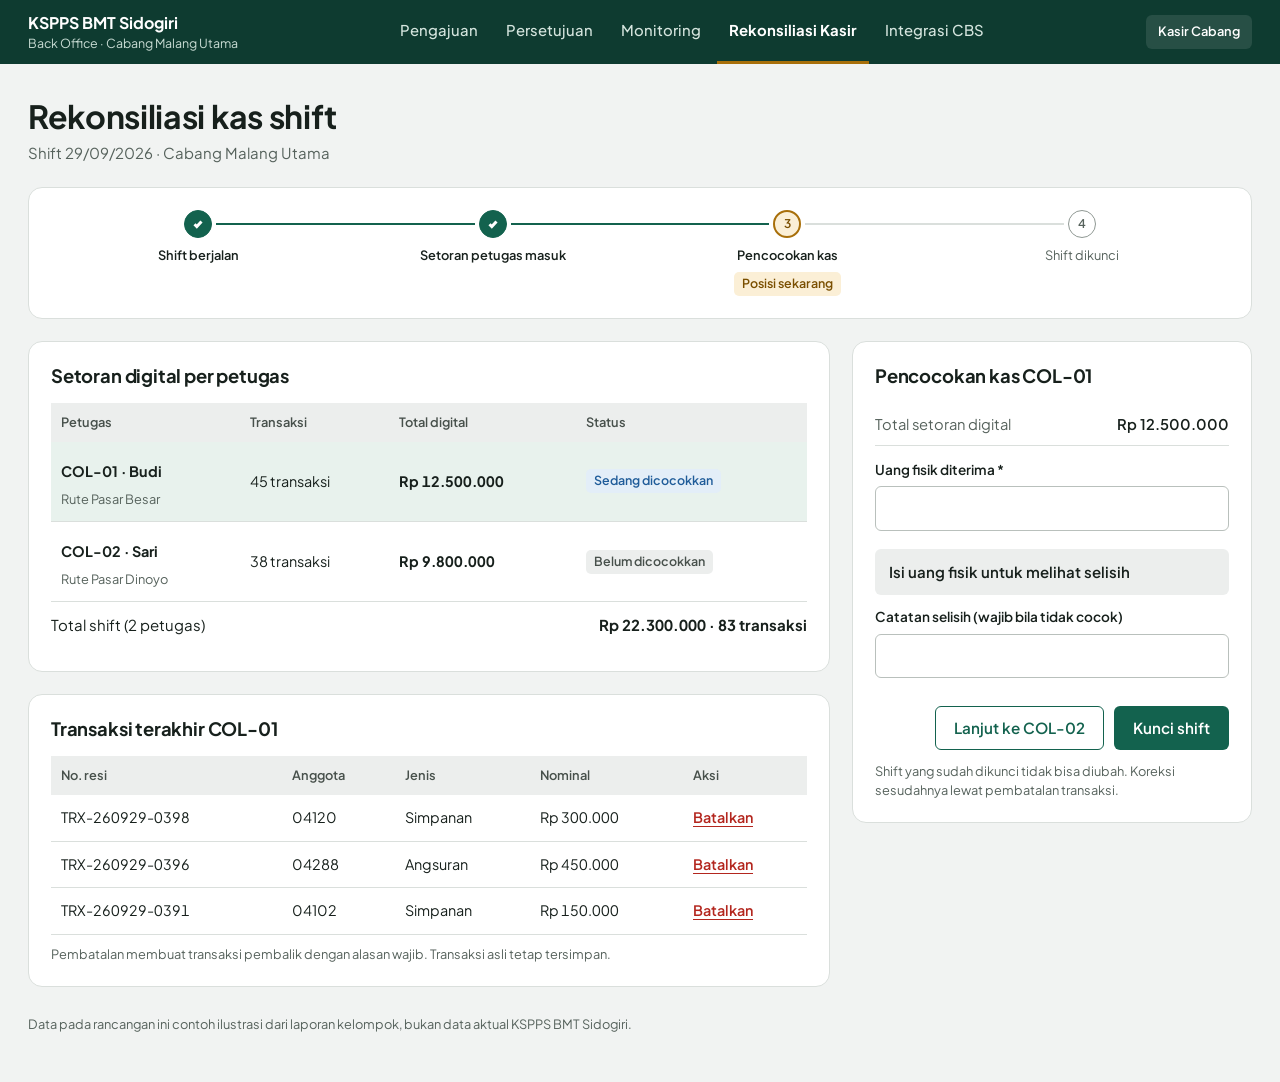
<file: rekonsiliasi.html>
<!DOCTYPE html>
<html lang="id">
<head>
  <meta charset="utf-8">
  <meta name="viewport" content="width=device-width, initial-scale=1">
  <title>Rekonsiliasi Kas Shift · Back Office BMT Sidogiri</title>
  <link rel="preconnect" href="https://fonts.googleapis.com">
  <link rel="preconnect" href="https://fonts.gstatic.com" crossorigin>
  <link href="https://fonts.googleapis.com/css2?family=Plus+Jakarta+Sans:wght@400;500;600;700;800&display=swap" rel="stylesheet">
  <link rel="stylesheet" href="css/style.css">
</head>
<body>
  <a class="skip-link" href="#main">Lewati ke konten</a>
  <header class="bo-header">
    <div class="bo-header-inner">
      <a class="bo-brand" href="index.html"><strong>KSPPS BMT Sidogiri</strong><span>Back Office · Cabang Malang Utama</span></a>
      <nav class="bo-nav" aria-label="Modul back office">
        <ul>
          <li><a href="pengajuan.html">Pengajuan</a></li>
          <li><a href="persetujuan.html">Persetujuan</a></li>
          <li><a href="monitoring.html">Monitoring</a></li>
          <li><a href="rekonsiliasi.html" aria-current="page">Rekonsiliasi Kasir</a></li>
          <li><a href="integrasi.html">Integrasi CBS</a></li>
        </ul>
      </nav>
      <span class="bo-role"><span class="sr-only">Masuk sebagai: </span>Kasir Cabang</span>
    </div>
  </header>

  <main class="bo-main" id="main">
    <div class="page-head">
      <h1>Rekonsiliasi kas shift</h1>
      <p>Shift 29/09/2026 · Cabang Malang Utama</p>
    </div>

    <div class="card" style="margin-bottom:22px"><h2 class="sr-only">Jalur status shift</h2><ol class="track" id="shiftTrack"></ol></div>

    <div class="layout-2">
      <div class="stack">
        <section class="card" aria-labelledby="petugasTitle">
          <h2 id="petugasTitle">Setoran digital per petugas</h2>
          <div id="petugasTable"></div>
        </section>
        <section class="card" aria-labelledby="trxTitle">
          <h2 id="trxTitle">Transaksi terakhir</h2>
          <div id="trxTable"></div>
        </section>
      </div>
      <section class="card" aria-labelledby="matchTitle">
        <h2 id="matchTitle">Pencocokan kas</h2>
        <form id="matchForm" novalidate>
          <dl style="margin:0"><div class="kv"><dt>Total setoran digital</dt><dd id="digitalTotal"></dd></div></dl>
          <div class="field" style="margin-top:14px">
            <label for="fisik">Uang fisik diterima *</label>
            <input class="input" id="fisik" inputmode="numeric" autocomplete="off">
          </div>
          <div class="diff" id="diffBox" aria-live="polite"></div>
          <div class="field">
            <label for="catatan">Catatan selisih (wajib bila tidak cocok)</label>
            <input class="input" id="catatan">
          </div>
          <div class="actions">
            <button type="button" class="btn btn-secondary" id="btnNext">Lanjut ke petugas berikutnya</button>
            <button type="submit" class="btn btn-primary" id="btnLock">Kunci shift</button>
          </div>
          <p class="field-hint" style="margin-top:12px">Shift yang sudah dikunci tidak bisa diubah. Koreksi sesudahnya lewat pembatalan transaksi.</p>
        </form>
      </section>
    </div>
    <p class="footnote">Data pada rancangan ini contoh ilustrasi dari laporan kelompok, bukan data aktual KSPPS BMT Sidogiri.</p>
  </main>

  <dialog class="modal" id="voidDialog" aria-labelledby="voidTitle">
    <form id="voidForm" novalidate>
      <h2 id="voidTitle">Batalkan transaksi</h2>
      <p class="field-hint" id="voidSub"></p>
      <div class="field" style="margin-top:14px">
        <label for="voidReason">Alasan pembatalan *</label>
        <textarea class="textarea" id="voidReason"></textarea>
      </div>
      <div class="modal-actions">
        <button type="button" class="btn btn-secondary" data-close>Kembali</button>
        <button type="submit" class="btn btn-danger">Buat transaksi pembalik</button>
      </div>
    </form>
  </dialog>

  <dialog class="modal" id="lockDialog" aria-labelledby="lockTitle">
    <h2 id="lockTitle">Kunci shift 29/09/2026?</h2>
    <p class="field-hint" id="lockSub"></p>
    <div class="modal-actions">
      <button type="button" class="btn btn-secondary" data-close>Batal</button>
      <button type="button" class="btn btn-primary" id="lockConfirm">Kunci shift</button>
    </div>
  </dialog>

  <script src="js/app.js" defer></script>
  <script src="js/rekonsiliasi.js" defer></script>
</body>
</html>
</file>
<file: css/style.css>
/* BMT Mobile Field System: gaya bersama untuk semua modul.
   Token warna dan tipografi diambil dari halaman Ringkasan di Figma "Tugas APS Projek Akhir". */

:root {
  --brand-900: #0e3b30;   /* header back office, identitas hijau BMT */
  --brand-700: #13624e;   /* tombol utama, tab aktif, progres */
  --brand-100: #e3f1ea;
  --accent: #a86f0a;      /* hanya penanda posisi sekarang di jalur status */
  --accent-100: #fbefd6;
  --accent-text: #7a4f00;

  --bg: #f1f3f2;
  --surface: #ffffff;
  --surface-2: #eceeed;
  --line: #dadfdc;
  --text: #17201c;
  --muted: #56625c;

  --red: #b3261e;
  --red-100: #fce4e2;
  --blue: #1f5c99;
  --blue-100: #e3eef8;

  --radius-s: 6px;
  --radius-m: 10px;
  --radius-l: 14px;

  --font: "Plus Jakarta Sans", system-ui, -apple-system, "Segoe UI", sans-serif;
}

*, *::before, *::after { box-sizing: border-box; }

html { -webkit-text-size-adjust: 100%; }
[hidden] { display: none !important; }

body {
  margin: 0;
  font-family: var(--font);
  font-size: 15px;
  line-height: 1.5;
  color: var(--text);
  background: var(--bg);
}

h1, h2, h3, h4 { margin: 0; line-height: 1.25; letter-spacing: -0.01em; }
h1 { font-size: clamp(1.6rem, 2.4vw + 0.8rem, 2rem); font-weight: 700; }
h2 { font-size: 1.15rem; font-weight: 700; }
h3 { font-size: 1rem; font-weight: 700; }
p { margin: 0; }

a { color: var(--brand-700); }

/* Semua kontrol yang bisa dipakai menunjukkan kursor tangan (R-39). */
a[href], button:not(:disabled), summary, select:not(:disabled),
label[for], input[type="checkbox"]:not(:disabled), input[type="radio"]:not(:disabled),
[role="tab"] { cursor: pointer; }
button:disabled, input:disabled, select:disabled { cursor: not-allowed; }

:focus-visible {
  outline: 3px solid var(--accent);
  outline-offset: 2px;
  border-radius: 4px;
}

.sr-only {
  position: absolute; width: 1px; height: 1px; padding: 0; margin: -1px;
  overflow: hidden; clip: rect(0 0 0 0); white-space: nowrap; border: 0;
}

.skip-link {
  position: absolute; left: 12px; top: -60px; z-index: 100;
  background: var(--surface); color: var(--brand-900); padding: 10px 14px;
  border-radius: var(--radius-s); font-weight: 600;
}
.skip-link:focus { top: 12px; }

/* ---------- Tombol ---------- */
.btn {
  display: inline-flex; align-items: center; justify-content: center; gap: 8px;
  min-height: 44px; padding: 0 18px;
  font: inherit; font-weight: 600; font-size: 0.95rem;
  border-radius: var(--radius-s);
  border: 1.5px solid transparent;
  text-decoration: none; white-space: nowrap;
  transition: background-color 0.15s, border-color 0.15s, color 0.15s;
}
.btn-primary { background: var(--brand-700); color: #fff; }
.btn-primary:hover:not(:disabled) { background: var(--brand-900); }
.btn-primary:active:not(:disabled) { background: #072a22; }
.btn-secondary { background: var(--surface); color: var(--brand-700); border-color: var(--brand-700); }
.btn-secondary:hover:not(:disabled) { background: var(--brand-100); }
.btn-secondary:active:not(:disabled) { background: #cfe6da; }
.btn-danger { background: var(--surface); color: var(--red); border-color: var(--red); }
.btn-danger:hover:not(:disabled) { background: var(--red-100); }
.btn-danger:active:not(:disabled) { background: #f8cfcb; }
.btn:disabled {
  background: var(--surface-2); color: #6b736f;
  border: 1.5px dashed #b9c0bc;
}
.btn-block { width: 100%; }
.btn-link {
  background: none; border: 0; padding: 0; min-height: 0;
  color: var(--brand-700); font: inherit; font-weight: 600;
  text-decoration: underline; text-underline-offset: 3px;
}
.btn-link:hover { color: var(--brand-900); }
.btn-link.danger { color: var(--red); }
.btn-link:disabled { color: #6b736f; text-decoration: none; border: 0; background: none; }

/* ---------- Badge status ---------- */
.badge {
  display: inline-block; padding: 2px 8px; border-radius: 5px;
  font-size: 0.78rem; font-weight: 600; white-space: nowrap; line-height: 1.6;
}
.badge-green { background: var(--brand-100); color: var(--brand-700); }
.badge-amber { background: var(--accent-100); color: var(--accent-text); }
.badge-red { background: var(--red-100); color: var(--red); }
.badge-blue { background: var(--blue-100); color: var(--blue); }
.badge-grey { background: var(--surface-2); color: #47504b; }

/* ---------- Field ---------- */
.field { display: flex; flex-direction: column; gap: 6px; min-width: 0; }
.field label, .field .label { font-size: 0.85rem; font-weight: 600; color: var(--text); }
.input, .select, .textarea {
  width: 100%; min-height: 44px; padding: 10px 12px;
  font: inherit; color: var(--text);
  background: var(--surface);
  border: 1.5px solid #b9c0bc; border-radius: var(--radius-s);
}
.textarea { min-height: 80px; resize: vertical; }
.input:hover, .select:hover, .textarea:hover { border-color: #8f9893; }
.input:focus, .select:focus, .textarea:focus { border-color: var(--brand-700); outline: 3px solid rgba(19, 98, 78, 0.25); outline-offset: 0; }
.input[readonly] { background: var(--surface-2); color: var(--muted); }
.input:disabled, .select:disabled, .textarea:disabled { background: var(--surface-2); color: #6b736f; }
.field.has-error .input, .field.has-error .select, .field.has-error .textarea { border-color: var(--red); }
.field-error { color: var(--red); font-size: 0.8rem; font-weight: 500; min-height: 0; }
.field-hint { color: var(--muted); font-size: 0.8rem; }
.input-row { display: flex; gap: 8px; }
.input-row .input { flex: 1; }

.check {
  display: flex; gap: 10px; align-items: flex-start; font-size: 0.9rem;
}
.check input { width: 20px; height: 20px; margin: 2px 0 0; accent-color: var(--brand-700); flex: none; }

/* ---------- Kartu & tata letak ---------- */
.card {
  background: var(--surface);
  border: 1px solid var(--line);
  border-radius: var(--radius-l);
  padding: 22px;
}
.card > h2 { margin-bottom: 16px; }
.card-head { display: flex; align-items: center; justify-content: space-between; gap: 12px; flex-wrap: wrap; margin-bottom: 16px; }
.card-head h2 { margin: 0; }

.notice {
  padding: 12px 16px; border-radius: var(--radius-m); font-size: 0.92rem; font-weight: 500;
}
.notice-amber { background: var(--accent-100); color: var(--accent-text); }
.notice-red { background: var(--red-100); color: var(--red); border: 1px solid #e9a59f; }
.notice-green { background: var(--brand-100); color: var(--brand-700); }

.kv { display: flex; justify-content: space-between; gap: 16px; padding: 10px 0; border-bottom: 1px solid var(--line); font-size: 0.92rem; }
.kv dt { color: var(--muted); }
.kv dd { margin: 0; font-weight: 600; text-align: right; }

.footnote { color: var(--muted); font-size: 0.8rem; margin-top: 28px; }

/* ---------- Tabel ---------- */
.table-wrap { overflow-x: auto; -webkit-overflow-scrolling: touch; position: relative; }
table { width: 100%; border-collapse: collapse; font-size: 0.9rem; }
thead th {
  text-align: left; font-weight: 600; font-size: 0.8rem; color: #47504b;
  background: var(--surface-2); padding: 10px 14px; white-space: nowrap;
}
tbody td { padding: 12px 14px; border-bottom: 1px solid var(--line); vertical-align: middle; }
tbody tr.is-selected td { background: #e8f2ed; }
td .sub { display: block; color: var(--muted); font-size: 0.8rem; }
.num { font-variant-numeric: tabular-nums; white-space: nowrap; }
.stack .card tbody td, .stack .card thead th { padding-left: 10px; padding-right: 10px; }
.row-select {
  background: none; border: 0; padding: 4px 0; font: inherit; font-weight: 700; color: var(--text);
  text-align: left; min-height: 36px;
}
.row-select:hover { color: var(--brand-700); text-decoration: underline; }

/* ---------- Jalur status (motif identitas: titik emas = posisi sekarang) ---------- */
.track {
  list-style: none; margin: 0; padding: 0;
  display: flex; align-items: flex-start;
}
.track li { flex: 1; display: flex; flex-direction: column; align-items: center; text-align: center; position: relative; min-width: 0; }
.track li::before {
  content: ""; position: absolute; top: 13px; left: calc(-50% + 18px); right: calc(50% + 18px);
  height: 2px; background: var(--line);
}
.track li:first-child::before { display: none; }
.track li.done::before, .track li.current::before { background: var(--brand-700); }
.track .dot {
  width: 28px; height: 28px; border-radius: 50%; display: grid; place-items: center;
  font-size: 0.75rem; font-weight: 600; color: var(--muted);
  border: 1.5px solid #8f9893; background: var(--surface); position: relative; z-index: 1;
}
.track li.done .dot { background: var(--brand-700); border-color: var(--brand-700); color: #fff; }
.track li.current .dot { border: 2.5px solid var(--accent); color: var(--accent-text); background: var(--accent-100); }
.track .step-label { margin-top: 8px; font-size: 0.8rem; color: var(--muted); }
.track li.current .step-label, .track li.done .step-label { color: var(--text); font-weight: 600; }
.track .now { margin-top: 6px; }

.track-v { list-style: none; margin: 0; padding: 0; }
.track-v li { display: grid; grid-template-columns: 24px 1fr; gap: 10px; position: relative; padding-bottom: 14px; }
.track-v li::after {
  content: ""; position: absolute; left: 11px; top: 24px; bottom: 0; width: 2px; background: var(--line);
}
.track-v li:last-child::after { display: none; }
.track-v li.done::after { background: var(--brand-700); }
.track-v .dot { width: 24px; height: 24px; border-radius: 50%; border: 1.5px solid #8f9893; background: var(--surface); display: grid; place-items: center; }
.track-v li.done .dot { background: var(--brand-700); border-color: var(--brand-700); }
.track-v li.current .dot { border: 2.5px solid var(--accent); background: var(--accent-100); }
.track-v .t { font-weight: 600; font-size: 0.92rem; }
.track-v .s { font-size: 0.8rem; color: var(--muted); }
.track-v li.current .s { color: var(--accent-text); }

.check-svg { width: 12px; height: 12px; stroke: #fff; stroke-width: 3; fill: none; }

/* ---------- Bar progres ---------- */
.bar { height: 7px; border-radius: 4px; background: var(--surface-2); overflow: hidden; }
.bar > span { display: block; height: 100%; background: var(--brand-700); border-radius: 4px; transition: width 0.3s; }
.bar.weak > span { background: #8a5a00; }

/* ---------- Toast ---------- */
.toast-region {
  position: fixed; right: 20px; bottom: 20px; z-index: 60;
  display: flex; flex-direction: column; gap: 8px; max-width: min(440px, calc(100vw - 40px));
}
.toast {
  background: var(--brand-900); color: #fff; padding: 12px 16px; border-radius: var(--radius-m);
  font-size: 0.9rem; box-shadow: 0 6px 18px rgba(14, 59, 48, 0.25);
  animation: toast-in 0.2s ease-out;
}
@keyframes toast-in { from { opacity: 0; transform: translateY(6px); } to { opacity: 1; transform: none; } }

/* ---------- Dialog ---------- */
dialog.modal {
  border: 0; border-radius: var(--radius-l); padding: 26px; width: min(460px, calc(100vw - 32px));
  color: var(--text); box-shadow: 0 18px 48px rgba(0, 0, 0, 0.25);
}
dialog.modal::backdrop { background: rgba(23, 32, 28, 0.45); }
dialog.modal h2 { margin-bottom: 8px; }
.modal-actions { display: flex; justify-content: flex-end; gap: 10px; margin-top: 20px; flex-wrap: wrap; }

.spinner {
  width: 30px; height: 30px; border-radius: 50%;
  border: 3px solid var(--surface-2); border-top-color: var(--brand-700);
  animation: spin 0.9s linear infinite;
}
@keyframes spin { to { transform: rotate(360deg); } }

.steps-list { list-style: none; padding: 0; margin: 14px 0 0; font-size: 0.92rem; }
.steps-list li { padding: 4px 0; color: var(--muted); }
.steps-list li.ok { color: var(--text); }
.steps-list li.ok::before { content: "\2713  "; color: var(--brand-700); font-weight: 700; }
.steps-list li.wait::before { content: "\2026  "; }

/* ---------- Status data (kosong, memuat, gagal) ---------- */
.state {
  padding: 26px 20px; border-radius: var(--radius-m); text-align: center;
  background: var(--surface-2); display: flex; flex-direction: column; align-items: center; gap: 8px;
}
.state h3 { font-size: 1rem; }
.state p { color: var(--muted); font-size: 0.88rem; max-width: 46ch; }
.state.error { background: var(--red-100); }
.state.error h3, .state.error p { color: var(--red); }
.skeleton { width: 100%; max-width: 420px; display: grid; gap: 8px; justify-items: center; }
.skeleton span { display: block; height: 10px; border-radius: 5px; background: #d4d9d6; }
.skeleton span:nth-child(1) { width: 90%; }
.skeleton span:nth-child(2) { width: 70%; }
.skeleton span:nth-child(3) { width: 80%; }

/* ---------- Panel uji (kontrol khusus prototype) ---------- */
.testbar {
  border: 1.5px dashed #b9c0bc; border-radius: var(--radius-m); background: var(--surface);
  padding: 0 16px; margin-bottom: 20px; font-size: 0.88rem;
}
.testbar summary { padding: 12px 0; font-weight: 600; color: #47504b; min-height: 44px; display: flex; align-items: center; }
.testbar .testbar-body { display: flex; gap: 16px; flex-wrap: wrap; padding-bottom: 16px; align-items: flex-end; }
.testbar .field { min-width: 220px; }

/* ============================================================
   BACK OFFICE (web)
   ============================================================ */
.bo-header { background: var(--brand-900); color: #fff; }
.bo-header-inner {
  max-width: 1440px; margin: 0 auto; padding: 0 28px;
  display: flex; align-items: center; gap: 24px; min-height: 64px;
}
.bo-brand { color: #fff; text-decoration: none; line-height: 1.25; flex: none; }
.bo-brand strong { display: block; font-size: 1rem; }
.bo-brand span { font-size: 0.78rem; color: #c9dcd4; }
.bo-nav { flex: 1; display: flex; justify-content: center; }
.bo-nav ul { list-style: none; display: flex; gap: 4px; margin: 0; padding: 0; }
.bo-nav a {
  display: flex; align-items: center; min-height: 64px; padding: 0 12px;
  color: #d5e5de; text-decoration: none; font-weight: 500; font-size: 0.93rem;
  border-bottom: 3px solid transparent;
}
.bo-nav a:hover { color: #fff; }
.bo-nav a[aria-current="page"] { color: #fff; font-weight: 700; border-bottom-color: var(--accent); }
.bo-role {
  flex: none; background: rgba(255, 255, 255, 0.1); border-radius: var(--radius-s);
  padding: 7px 12px; font-size: 0.8rem; font-weight: 600;
}

.subnav { background: var(--surface); border-bottom: 1px solid var(--line); }
.subnav-inner { max-width: 1440px; margin: 0 auto; padding: 0 28px; display: flex; gap: 8px; overflow-x: auto; }
.subnav [role="tab"] {
  background: none; border: 0; border-bottom: 3px solid transparent;
  min-height: 48px; padding: 0 12px; font: inherit; font-size: 0.93rem; color: var(--muted); white-space: nowrap;
}
.subnav [role="tab"]:hover { color: var(--text); }
.subnav [role="tab"][aria-selected="true"] { color: var(--brand-700); font-weight: 700; border-bottom-color: var(--brand-700); }

.bo-main { max-width: 1440px; margin: 0 auto; padding: 32px 28px 48px; }
.page-head { margin-bottom: 22px; }
.page-head p { color: var(--muted); margin-top: 6px; }

.layout-2 { display: grid; grid-template-columns: minmax(0, 1fr) 400px; gap: 22px; align-items: start; }
.stack { display: grid; gap: 22px; }
.layout-2 > *, .stack > *, .form-grid > * { min-width: 0; }

.form-grid { display: grid; grid-template-columns: 1fr 1fr; gap: 16px 18px; }
.form-grid .full { grid-column: 1 / -1; }
.form-section { color: var(--brand-700); font-size: 0.98rem; font-weight: 700; margin: 6px 0 -4px; grid-column: 1 / -1; }

.dropzone {
  border: 1.5px dashed #8f9893; border-radius: var(--radius-m); background: var(--bg);
  padding: 24px; text-align: center; display: block;
}
.dropzone.is-over { border-color: var(--brand-700); background: var(--brand-100); }
.dropzone strong { display: block; font-size: 0.95rem; }
.dropzone span { color: var(--muted); font-size: 0.82rem; }
.chips { display: flex; gap: 8px; flex-wrap: wrap; margin-top: 10px; }
.chip { display: inline-flex; align-items: center; gap: 6px; background: var(--surface-2); border-radius: 5px; padding: 2px 4px 2px 8px; font-size: 0.82rem; }
.chip button { background: none; border: 0; width: 28px; height: 28px; border-radius: 4px; font-size: 1rem; color: var(--muted); }
.chip button:hover { background: #d4d9d6; color: var(--text); }

.actions { display: flex; justify-content: flex-end; gap: 10px; flex-wrap: wrap; margin-top: 22px; }

.member-head { display: flex; gap: 12px; align-items: center; margin-bottom: 14px; }
.avatar-initial {
  width: 40px; height: 40px; border-radius: 50%; background: var(--brand-100); color: var(--brand-700);
  display: grid; place-items: center; font-weight: 700; font-size: 0.85rem; flex: none;
}
.member-head .name { font-weight: 700; }
.member-head .meta { font-size: 0.8rem; color: var(--muted); }
.member-head .badge { margin-left: auto; }
.minis { display: grid; grid-template-columns: repeat(3, 1fr); gap: 8px; margin-bottom: 16px; }
.mini { background: var(--surface-2); border-radius: var(--radius-s); padding: 8px 10px; }
.mini span { display: block; font-size: 0.75rem; color: var(--muted); }
.mini strong { font-size: 0.88rem; white-space: nowrap; }
.rules { margin: 0; padding-left: 18px; display: grid; gap: 6px; font-size: 0.92rem; }

.score-top { display: grid; grid-template-columns: auto 1fr; gap: 24px; align-items: end; padding-bottom: 18px; border-bottom: 1px solid var(--line); margin-bottom: 18px; }
.score-num { font-size: 3.4rem; font-weight: 800; line-height: 1; letter-spacing: -0.03em; }
.score-num small { font-size: 1.05rem; font-weight: 600; color: var(--muted); letter-spacing: 0; }
.score-rec { display: flex; gap: 10px; align-items: center; flex-wrap: wrap; margin-top: 10px; font-size: 0.92rem; font-weight: 600; }
.scale-head { display: flex; justify-content: space-between; gap: 10px; font-size: 0.78rem; color: var(--muted); margin-bottom: 8px; }
.scale-head strong { color: var(--text); }
.scale { position: relative; display: grid; grid-template-columns: 60fr 20fr 20fr; gap: 3px; height: 12px; }
.scale span:nth-child(1) { background: var(--red); border-radius: 3px 0 0 3px; }
.scale span:nth-child(2) { background: #8a5a00; }
.scale span:nth-child(3) { background: var(--brand-700); border-radius: 0 3px 3px 0; }
.scale .marker { position: absolute; top: -4px; width: 3px; height: 20px; background: var(--text); border-radius: 2px; transform: translateX(-50%); }
.legend { display: flex; gap: 14px; flex-wrap: wrap; margin-top: 8px; font-size: 0.78rem; color: var(--muted); }
.legend i { display: inline-block; width: 9px; height: 9px; border-radius: 2px; margin-right: 5px; vertical-align: 0; }
.factor { padding: 10px 0; }
.factor-head { display: flex; justify-content: space-between; gap: 10px; align-items: center; margin-bottom: 8px; font-size: 0.92rem; }
.factor.weak .factor-head { color: #7a4f00; }
.factor-head strong { font-variant-numeric: tabular-nums; }

.kpi-strip { display: grid; grid-template-columns: repeat(4, 1fr); background: var(--surface); border: 1px solid var(--line); border-radius: var(--radius-l); margin-bottom: 22px; }
.kpi { padding: 18px 22px; border-left: 1px solid var(--line); }
.kpi:first-child { border-left: 0; }
.kpi span { display: block; font-size: 0.8rem; color: var(--muted); }
.kpi strong { font-size: 1.2rem; font-variant-numeric: tabular-nums; }
.kpi .red { color: var(--red); }

.filters { display: grid; grid-template-columns: repeat(auto-fit, minmax(170px, 1fr)); gap: 14px; align-items: end; }
.filters .filter-actions { display: flex; gap: 10px; }

.seg { display: flex; gap: 8px; flex-wrap: wrap; margin-bottom: 18px; }
.seg button {
  min-height: 44px; padding: 0 14px; border-radius: var(--radius-s);
  border: 1.5px solid #8f9893; background: var(--surface); font: inherit; font-weight: 600; color: var(--text);
}
.seg button:hover { border-color: var(--brand-700); }
.seg button[aria-pressed="true"] { background: var(--brand-700); border-color: var(--brand-700); color: #fff; }
.seg .count { font-weight: 500; font-size: 0.8rem; margin-left: 6px; opacity: 0.85; }

.diff { display: flex; justify-content: space-between; align-items: center; padding: 12px 14px; border-radius: var(--radius-s); font-weight: 600; margin: 12px 0; }
.diff.ok { background: var(--brand-100); color: var(--brand-700); }
.diff.bad { background: var(--red-100); color: var(--red); }

.version { border: 1.5px solid var(--line); background: var(--bg); border-radius: var(--radius-m); padding: 12px 14px; margin-bottom: 10px; }
.version.active { border-color: var(--brand-700); background: var(--brand-100); }
.version .vh { display: flex; gap: 10px; align-items: center; }
.version .vh strong { font-size: 1.05rem; }
.version p { font-size: 0.8rem; color: var(--muted); margin-top: 4px; }
.version p.w { color: var(--text); font-weight: 600; }

.weight-row { display: grid; grid-template-columns: 1fr 110px; gap: 16px; align-items: center; padding: 14px 0; border-bottom: 1px solid var(--line); }
.weight-row .src { font-size: 0.78rem; color: var(--muted); margin: 2px 0 8px; }
.weight-row .bar { max-width: 460px; }
.pct { position: relative; }
.pct .input { padding-right: 32px; text-align: right; }
.pct::after { content: "%"; position: absolute; right: 12px; top: 50%; transform: translateY(-50%); color: var(--muted); }

.list-row { display: flex; justify-content: space-between; align-items: center; gap: 12px; padding: 12px 0; border-bottom: 1px solid var(--line); }
.list-row .sub { display: block; font-size: 0.8rem; color: var(--muted); }

/* ============================================================
   APLIKASI HP (petugas & anggota)
   ============================================================ */
.mobile-page { min-height: 100vh; }
.mobile-top {
  background: var(--brand-900); color: #fff;
}
.mobile-top-inner { max-width: 1100px; margin: 0 auto; padding: 14px 24px; display: flex; align-items: center; justify-content: space-between; gap: 16px; flex-wrap: wrap; }
.mobile-top a { color: #d5e5de; font-size: 0.9rem; }
.mobile-top a:hover { color: #fff; }
.mobile-stage {
  max-width: 1100px; margin: 0 auto; padding: 24px 24px 40px;
  display: grid; grid-template-columns: auto 230px; justify-content: center; gap: 36px; align-items: start;
}

/* Bingkai HP ukuran iPhone Pro Max: layar 430 x 932 px + bezel 11 px, tampil ukuran asli. */
.phone-wrap { position: relative; }
.phone {
  width: 452px; height: 954px;
  background: var(--bg); border-radius: 54px; border: 11px solid #121614;
  box-shadow: 0 0 0 2px #3a413d, 0 26px 60px rgba(14, 59, 48, 0.28);
  overflow: hidden; display: flex; flex-direction: column; position: relative;
}
.phone-status {
  flex: none; height: 48px; padding: 0 26px 0 30px;
  display: grid; grid-template-columns: 1fr auto 1fr; align-items: center;
  font-size: 0.85rem; font-weight: 700; color: var(--text);
}
.ps-island { width: 104px; height: 30px; border-radius: 20px; background: #121614; }
.ps-icons { display: flex; justify-content: flex-end; align-items: center; gap: 5px; }
.ps-icons svg { height: 11px; width: auto; fill: currentColor; color: var(--text); }
.home-bar { flex: none; height: 24px; display: grid; place-items: center; }
.home-bar span { width: 128px; height: 5px; border-radius: 3px; background: #121614; }
.tabbar:not([hidden]) + .home-bar { background: var(--surface); }
.phone-screen {
  flex: 1; overflow-y: auto; overflow-x: hidden; scrollbar-width: none; -ms-overflow-style: none; padding: 8px 18px 20px; display: flex; flex-direction: column; }
.phone-screen::-webkit-scrollbar { display: none; }
.phone-screen[hidden] { display: none; }
.m-head { display: flex; justify-content: space-between; align-items: flex-start; gap: 10px; margin-bottom: 16px; }
.m-head h2 { font-size: 1.2rem; }
.m-head p { font-size: 0.8rem; color: var(--muted); }
.m-back { display: flex; align-items: center; gap: 6px; }
.m-back button { width: 44px; height: 44px; margin-left: -12px; background: none; border: 0; border-radius: 8px; display: grid; place-items: center; }
.m-back button:hover { background: var(--surface-2); }
.m-back svg { width: 20px; height: 20px; stroke: var(--text); stroke-width: 2.2; fill: none; }
.m-card { background: var(--surface); border-radius: var(--radius-m); padding: 14px; margin-bottom: 12px; }
.m-grow { flex: 1; }
.m-foot { margin-top: 16px; display: grid; gap: 10px; }
.m-row { display: flex; justify-content: space-between; gap: 10px; padding: 7px 0; font-size: 0.9rem; }
.m-row span { color: var(--muted); }
.m-row strong { font-variant-numeric: tabular-nums; }
.m-note { font-size: 0.78rem; color: var(--muted); }

.net-toggle {
  border: 0; border-radius: 6px; padding: 4px 10px; min-height: 32px; font: inherit; font-size: 0.78rem; font-weight: 700;
  background: var(--brand-100); color: var(--brand-700);
}
.net-toggle[aria-pressed="false"] { background: var(--red-100); color: var(--red); }

.tabbar { display: flex; background: var(--surface); border-top: 1px solid var(--line); flex: none; }
.tabbar button {
  flex: 1; min-height: 60px; background: none; border: 0; font: inherit; font-size: 0.78rem; color: var(--muted);
  display: flex; flex-direction: column; align-items: center; justify-content: center; gap: 3px; border-top: 3px solid transparent;
}
.tabbar button[aria-current="page"] { color: var(--brand-700); font-weight: 700; border-top-color: var(--brand-700); }
.tabbar svg { width: 20px; height: 20px; stroke: currentColor; stroke-width: 1.8; fill: none; }
.tabbar .tab-count { background: var(--accent-100); color: var(--accent-text); border-radius: 4px; padding: 0 6px; font-size: 0.72rem; font-weight: 700; }

.scanbox {
  width: 100%; background: var(--surface); border: 0; border-radius: var(--radius-m); padding: 26px 16px;
  display: grid; place-items: center; gap: 10px; font: inherit; color: var(--muted); font-size: 0.85rem;
}
.scanbox:hover { background: #f8faf9; }
.scanframe { width: 150px; height: 96px; position: relative; }
.scanframe i { position: absolute; width: 26px; height: 26px; border: 3px solid var(--brand-900); }
.scanframe i:nth-child(1) { top: 0; left: 0; border-right: 0; border-bottom: 0; border-radius: 6px 0 0 0; }
.scanframe i:nth-child(2) { top: 0; right: 0; border-left: 0; border-bottom: 0; border-radius: 0 6px 0 0; }
.scanframe i:nth-child(3) { bottom: 0; left: 0; border-right: 0; border-top: 0; border-radius: 0 0 0 6px; }
.scanframe i:nth-child(4) { bottom: 0; right: 0; border-left: 0; border-top: 0; border-radius: 0 0 6px 0; }

.choice { display: grid; grid-template-columns: 1fr 1fr; gap: 8px; }
.choice button {
  min-height: 48px; border-radius: var(--radius-s); border: 1.5px solid #8f9893; background: var(--surface);
  font: inherit; font-weight: 600; color: var(--text);
}
.choice button[aria-pressed="true"] { border-color: var(--brand-700); background: var(--brand-100); color: var(--brand-700); }
.amount-input { font-size: 1.6rem; font-weight: 700; min-height: 60px; }

.success-mark { width: 56px; height: 56px; border-radius: 50%; background: var(--brand-100); display: grid; place-items: center; margin: 6px auto 12px; }
.success-mark svg { width: 26px; height: 26px; stroke: var(--brand-700); stroke-width: 3; fill: none; }

.mini-track { display: flex; justify-content: space-between; align-items: center; gap: 4px; }
.mini-track li { list-style: none; display: flex; flex-direction: column; align-items: center; gap: 4px; font-size: 0.72rem; color: var(--muted); flex: 1; text-align: center; }
.mini-track { padding: 0; margin: 0; }
.mini-track .d { width: 12px; height: 12px; border-radius: 50%; background: var(--line); }
.mini-track li.done .d { background: var(--brand-700); }
.mini-track li.current .d { background: var(--accent-100); border: 2.5px solid var(--accent); width: 16px; height: 16px; }
.mini-track li.current, .mini-track li.done { color: var(--text); font-weight: 600; }

.hist-item { padding: 12px 0; border-bottom: 1px solid var(--line); }
.hist-item:last-child { border-bottom: 0; }
.hist-item .top { display: flex; justify-content: space-between; gap: 8px; font-weight: 600; font-size: 0.92rem; }
.hist-item .bottom { display: flex; justify-content: space-between; gap: 8px; align-items: center; margin-top: 4px; font-size: 0.8rem; color: var(--muted); }
.hist-item .why { color: var(--red); font-size: 0.78rem; margin-top: 4px; }

/* Anggota */
.pin-dots { display: flex; justify-content: center; gap: 14px; margin: 22px 0; }
.pin-dots i { width: 14px; height: 14px; border-radius: 50%; border: 2px solid #8f9893; }
.pin-dots i.on { background: var(--brand-700); border-color: var(--brand-700); }
.keypad { display: grid; grid-template-columns: repeat(3, 1fr); gap: 10px; }
.keypad button {
  min-height: 56px; border-radius: var(--radius-m); border: 1px solid var(--line); background: var(--surface);
  font: inherit; font-size: 1.3rem; font-weight: 500; color: var(--text);
}
.keypad button:hover { background: #f8faf9; }
.keypad button:active { background: var(--surface-2); }
.keypad button.small { font-size: 0.85rem; font-weight: 600; }
.keypad button.bio { background: var(--brand-100); color: var(--brand-700); border-color: #b5d6c6; }

.balance { background: var(--brand-900); color: #fff; border-radius: var(--radius-l); padding: 18px; margin-bottom: 12px; }
.balance span { font-size: 0.8rem; color: #c9dcd4; }
.balance strong { display: block; font-size: 1.8rem; letter-spacing: -0.02em; }
.balance small { font-size: 0.76rem; color: #c9dcd4; }
.chipbar { display: flex; gap: 8px; margin-bottom: 12px; flex-wrap: wrap; }
.chipbar button {
  min-height: 40px; padding: 0 12px; border-radius: var(--radius-s); border: 1.5px solid #8f9893; background: var(--surface);
  font: inherit; font-size: 0.85rem; font-weight: 600; color: var(--text);
}
.chipbar button[aria-pressed="true"] { background: var(--brand-700); border-color: var(--brand-700); color: #fff; }
.tx { display: flex; justify-content: space-between; gap: 10px; padding: 12px 0; border-bottom: 1px solid var(--line); font-size: 0.9rem; }
.tx:last-child { border-bottom: 0; }
.tx .n { font-weight: 600; }
.tx .m { font-size: 0.78rem; color: var(--muted); }
.tx .plus { color: var(--brand-700); font-weight: 700; white-space: nowrap; }
.tx .minus { font-weight: 700; white-space: nowrap; }

.notif {
  width: 100%; text-align: left; background: none; border: 0; border-bottom: 1px solid var(--line);
  padding: 12px 4px 12px 18px; font: inherit; color: var(--text); position: relative; display: block;
}
.notif:hover { background: #f8faf9; }
.notif.unread::before { content: ""; position: absolute; left: 4px; top: 19px; width: 8px; height: 8px; border-radius: 50%; background: var(--brand-700); }
.notif strong { display: block; font-size: 0.92rem; }
.notif span { display: block; font-size: 0.8rem; color: var(--muted); }
.notif .sr-state { position: absolute; }

.push {
  position: absolute; left: 10px; right: 10px; top: 50px; z-index: 5;
  background: var(--surface); border-radius: var(--radius-m); box-shadow: 0 8px 24px rgba(0, 0, 0, 0.18);
  border: 0; padding: 12px 14px; text-align: left; font: inherit; color: var(--text);
  animation: toast-in 0.25s ease-out;
}
.push small { display: block; font-size: 0.72rem; color: var(--muted); }
.push strong { display: block; font-size: 0.95rem; }
.push span { font-size: 0.8rem; color: var(--muted); }

.qr { width: 180px; height: 180px; margin: 8px auto; display: block; }

/* Panel kecil di samping HP untuk pindah layar saat pengujian. */
.side {
  position: sticky; top: 24px; margin-top: 24px;
  background: var(--surface); border: 1px solid var(--line); border-radius: var(--radius-m); padding: 16px;
}
.side h2 { font-size: 0.98rem; }
.side .side-pic { color: var(--muted); font-size: 0.78rem; margin-top: 2px; }
.side .side-label { display: block; font-size: 0.78rem; font-weight: 600; color: #47504b; margin: 14px 0 6px; }
.side-select { min-height: 40px; padding: 7px 10px; font-size: 0.85rem; }
.side .side-hint { color: var(--muted); font-size: 0.78rem; margin-top: 8px; line-height: 1.45; }
.side-actions { display: grid; gap: 6px; }
.btn-sm { min-height: 36px; padding: 0 12px; font-size: 0.82rem; justify-content: flex-start; }

/* ============================================================
   INDEX
   ============================================================ */
.index-main { max-width: 1180px; margin: 0 auto; padding: 48px 28px 64px; }
.eyebrow-text { color: var(--brand-700); font-weight: 700; font-size: 0.85rem; margin-bottom: 6px; }
.index-main .lead { color: var(--muted); max-width: 72ch; margin-top: 10px; }
.module-table { margin-top: 30px; background: var(--surface); border: 1px solid var(--line); border-radius: var(--radius-l); overflow: hidden; }
.module-table td:first-child a { font-weight: 700; }
.flows { display: grid; grid-template-columns: 1fr 1fr; gap: 22px; margin-top: 26px; }
.flow { background: var(--brand-100); border-radius: var(--radius-l); padding: 18px 20px; }
.flow h2 { color: var(--brand-700); font-size: 1rem; margin-bottom: 6px; }
.flow p { font-size: 0.92rem; }

/* ============================================================
   RESPONSIF
   ============================================================ */
@media (max-width: 1180px) {
  .layout-2 { grid-template-columns: minmax(0, 1fr) 340px; }
  .bo-nav a { padding: 0 8px; font-size: 0.88rem; }
}

@media (max-width: 980px) {
  .bo-header-inner { flex-wrap: wrap; gap: 0 16px; padding: 10px 20px 0; }
  .bo-brand { order: 1; }
  .bo-role { order: 2; margin-left: auto; }
  .bo-nav { order: 3; flex-basis: 100%; min-width: 0; justify-content: flex-start; overflow-x: auto; }
  .bo-nav a { min-height: 48px; }
  .layout-2 { grid-template-columns: 1fr; }
  .kpi-strip { grid-template-columns: 1fr 1fr; }
  .kpi:nth-child(3) { border-left: 0; }
  .kpi:nth-child(n+3) { border-top: 1px solid var(--line); }
  .mobile-stage { grid-template-columns: 1fr; justify-items: center; }
  .side { position: static; width: 100%; max-width: 390px; margin-top: 0; }
  .flows { grid-template-columns: 1fr; }
}

@media (max-width: 640px) {
  body { font-size: 14.5px; }
  .bo-main, .subnav-inner { padding-left: 16px; padding-right: 16px; }
  .bo-main { padding-top: 22px; }
  .card { padding: 16px; }
  .form-grid { grid-template-columns: 1fr; }
  .track .step-label { font-size: 0.7rem; }
  .track .now .badge { font-size: 0.68rem; padding: 1px 5px; }
  .score-top { grid-template-columns: 1fr; }
  .minis { grid-template-columns: 1fr 1fr; }
  .kpi-strip { grid-template-columns: 1fr; }
  .kpi { border-left: 0; border-top: 1px solid var(--line); }
  .kpi:first-child { border-top: 0; }
  .actions .btn, .modal-actions .btn { flex: 1 1 auto; }
  .weight-row { grid-template-columns: 1fr 96px; }
  .mobile-stage { padding: 0 0 32px; }
  .phone-wrap { width: 100%; }
  .phone { width: 100%; border: 0; border-radius: 0; box-shadow: none; height: auto; min-height: calc(100vh - 56px); }
  .phone-status, .home-bar { display: none; }
  .push { top: 10px; }
  .side { width: calc(100% - 32px); }
  .side-select, .btn-sm { min-height: 44px; }
  .index-main { padding: 32px 16px 48px; }
  .mobile-top-inner { padding: 12px 16px; }
}

@media (prefers-reduced-motion: reduce) {
  *, *::before, *::after { animation-duration: 0.01ms !important; animation-iteration-count: 1 !important; transition-duration: 0.01ms !important; }
  .spinner { animation: none; border-top-color: var(--brand-700); }
}

@media print {
  .bo-header, .subnav, .testbar, .actions, .toast-region, .filters, .btn { display: none !important; }
  body { background: #fff; }
  .card { border: 0; }
}
.mobile-top .bo-brand { order: 0; }
.phone-screen h2[tabindex="-1"]:focus { outline: none; }
.m-row .badge { align-self: flex-start; }
</file>
